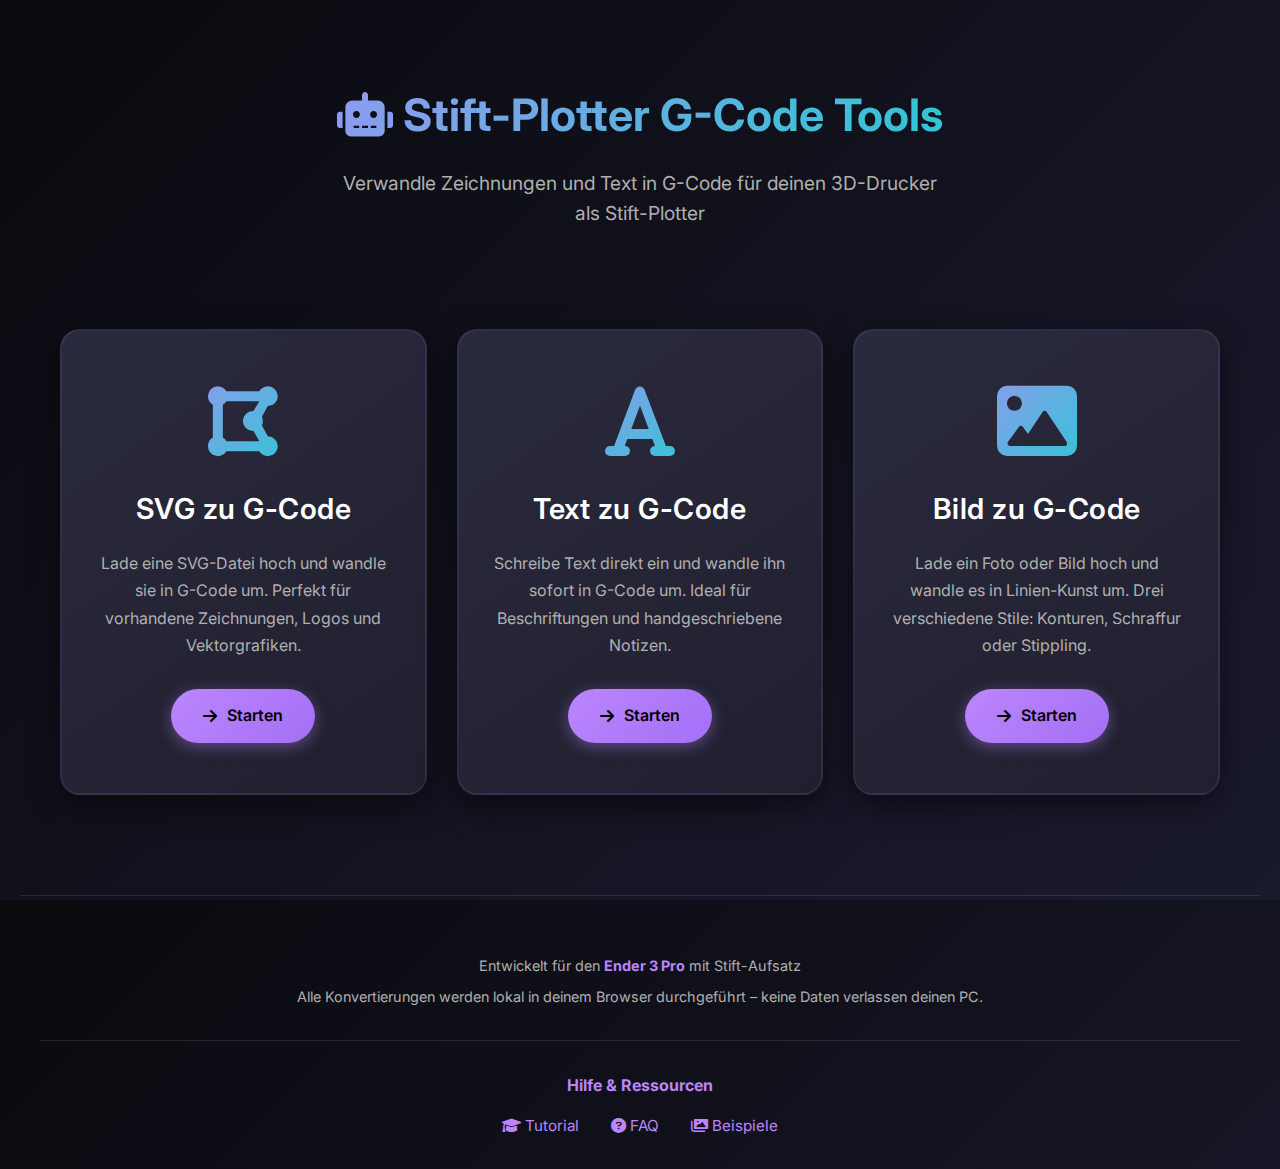
<file: index.html>
<!DOCTYPE html>
<html lang="de">
<head>
    <meta charset="UTF-8">
    <meta name="viewport" content="width=device-width, initial-scale=1.0">
    <link rel="icon" type="image/svg+xml" href="favicon.svg">
    
    <!-- SEO Meta Tags -->
    <title>Stift-Plotter G-Code Tools | SVG, Bild & Text zu G-Code Konverter</title>
    <meta name="description" content="Kostenlose Online-Tools zum Konvertieren von SVG, Bildern und Text in G-Code für 3D-Drucker als Stift-Plotter. Perfekt für Ender 3, CR-10 und andere 3D-Drucker mit Stift-Aufsatz.">
    <meta name="keywords" content="G-Code Generator, Stift-Plotter, SVG zu G-Code, Bild zu G-Code, Text zu G-Code, 3D-Drucker Plotter, Ender 3 Plotter, CNC Plotter, Pen Plotter, Vektor zu G-Code">
    <meta name="author" content="Stift-Plotter G-Code Tools">
    <meta name="robots" content="index, follow">
    <meta name="language" content="German">
    <link rel="canonical" href="https://plotter-tools.pages.dev/">
    
    <!-- Open Graph / Facebook -->
    <meta property="og:type" content="website">
    <meta property="og:url" content="https://plotter-tools.pages.dev/">
    <meta property="og:title" content="Stift-Plotter G-Code Tools - SVG, Bild & Text zu G-Code">
    <meta property="og:description" content="Verwandle Zeichnungen, Bilder und Text in G-Code für deinen 3D-Drucker als Stift-Plotter. Drei leistungsstarke Tools komplett kostenlos im Browser.">
    <meta property="og:image" content="https://plotter-tools.pages.dev/og-image.png">
    <meta property="og:locale" content="de_DE">
    
    <!-- Twitter Card -->
    <meta name="twitter:card" content="summary_large_image">
    <meta name="twitter:url" content="https://plotter-tools.pages.dev/">
    <meta name="twitter:title" content="Stift-Plotter G-Code Tools">
    <meta name="twitter:description" content="Kostenlose Online-Tools für G-Code Generierung - SVG, Bilder und Text zu Plotter-Code konvertieren">
    <meta name="twitter:image" content="https://plotter-tools.pages.dev/og-image.png">
    
    <!-- Favicon -->
    <link rel="icon" type="image/png" sizes="32x32" href="favicon-32x32.png">
    <link rel="icon" type="image/png" sizes="16x16" href="favicon-16x16.png">
    <link rel="apple-touch-icon" sizes="180x180" href="apple-touch-icon.png">
    <link rel="manifest" href="manifest.json">
    
    <!-- Stylesheets -->
    <link rel="stylesheet" href="style.css">
    <link rel="preconnect" href="https://fonts.googleapis.com">
    <link rel="preconnect" href="https://fonts.gstatic.com" crossorigin>
    <link href="https://fonts.googleapis.com/css2?family=Inter:wght@300;400;500;600;700&display=swap" rel="stylesheet">
    <link rel="stylesheet" href="https://cdnjs.cloudflare.com/ajax/libs/font-awesome/6.0.0/css/all.min.css">
    
    <!-- Structured Data (JSON-LD) -->
    <script type="application/ld+json">
    {
      "@context": "https://schema.org",
      "@type": "WebApplication",
      "name": "Stift-Plotter G-Code Tools",
      "applicationCategory": "DesignApplication",
      "description": "Online-Tools zum Konvertieren von SVG, Bildern und Text in G-Code für 3D-Drucker als Stift-Plotter",
      "operatingSystem": "Any",
      "offers": {
        "@type": "Offer",
        "price": "0",
        "priceCurrency": "EUR"
      },
      "featureList": [
        "SVG zu G-Code Konverter",
        "Bild zu G-Code Konverter mit Edge Detection, Hatching und Stippling",
        "Text zu G-Code Konverter mit verschiedenen Schriftarten",
        "Lokale Verarbeitung - keine Daten verlassen den Browser",
        "Optimiert für Ender 3 Pro und andere 3D-Drucker"
      ],
      "screenshot": "https://plotter-tools.pages.dev/screenshot.png",
      "inLanguage": "de-DE"
    }
    </script>
    <style>
        .hero {
            text-align: center;
            padding: 60px 20px 40px;
        }
        
        .hero h1 {
            font-size: 2.8rem;
            font-weight: 700;
            background: linear-gradient(135deg, #bb86fc 0%, #03dac6 100%);
            -webkit-background-clip: text;
            -webkit-text-fill-color: transparent;
            background-clip: text;
            margin-bottom: 1rem;
        }
        
        .hero p {
            font-size: 1.2rem;
            color: var(--text-secondary);
            max-width: 600px;
            margin: 0 auto;
        }
        
        .cards-container {
            display: grid;
            grid-template-columns: repeat(auto-fit, minmax(280px, 1fr));
            gap: 30px;
            max-width: 1200px;
            margin: 60px auto;
            padding: 0 20px;
        }
        
        .tool-card {
            position: relative;
            background: linear-gradient(145deg, #2a2a3e 0%, #1f1f2e 100%);
            border-radius: 20px;
            padding: 50px 35px;
            text-align: center;
            cursor: pointer;
            transition: all 0.4s cubic-bezier(0.4, 0, 0.2, 1);
            border: 2px solid rgba(187, 134, 252, 0.1);
            box-shadow: 0 10px 30px rgba(0, 0, 0, 0.5);
            overflow: hidden;
        }
        
        /* Gradient overlay on hover */
        .tool-card::before {
            content: '';
            position: absolute;
            top: 0;
            left: 0;
            right: 0;
            bottom: 0;
            background: linear-gradient(135deg, rgba(187, 134, 252, 0.15) 0%, rgba(3, 218, 198, 0.15) 100%);
            opacity: 0;
            transition: opacity 0.4s ease;
            border-radius: 20px;
            z-index: 1;
        }
        
        .tool-card:hover::before {
            opacity: 1;
        }
        
        .tool-card:hover {
            transform: translateY(-10px) scale(1.02);
            border-color: rgba(187, 134, 252, 0.5);
            box-shadow: 0 20px 50px rgba(187, 134, 252, 0.4),
                        0 0 50px rgba(3, 218, 198, 0.2);
        }
        
        .tool-card > * {
            position: relative;
            z-index: 2;
        }
        
        .tool-card i {
            font-size: 5rem;
            background: linear-gradient(135deg, #bb86fc 0%, #03dac6 100%);
            -webkit-background-clip: text;
            -webkit-text-fill-color: transparent;
            background-clip: text;
            margin-bottom: 25px;
            display: block;
            transition: transform 0.3s ease;
        }
        
        .tool-card:hover i {
            transform: scale(1.1) rotate(5deg);
        }
        
        .tool-card h2 {
            font-size: 1.8rem;
            margin-bottom: 18px;
            color: #ffffff;
            font-weight: 600;
            letter-spacing: 0.5px;
        }
        
        .tool-card p {
            color: var(--text-secondary);
            line-height: 1.7;
            margin-bottom: 30px;
            font-size: 1rem;
        }
        
        .tool-card .btn {
            display: inline-flex;
            align-items: center;
            gap: 10px;
            padding: 14px 32px;
            background: linear-gradient(135deg, #bb86fc 0%, #a370f7 100%);
            color: #000;
            text-decoration: none;
            border-radius: 50px;
            font-weight: 600;
            font-size: 1rem;
            transition: all 0.3s ease;
            box-shadow: 0 4px 15px rgba(187, 134, 252, 0.4);
            border: none;
        }
        
        .tool-card .btn:hover {
            background: linear-gradient(135deg, #a370f7 0%, #bb86fc 100%);
            transform: scale(1.05);
            box-shadow: 0 6px 25px rgba(187, 134, 252, 0.6);
        }
        
        .tool-card .btn i {
            font-size: 1rem;
            margin: 0;
            background: none;
            -webkit-text-fill-color: #000;
        }
        
        .footer {
            text-align: center;
            padding: 50px 20px 30px;
            color: var(--text-secondary);
            font-size: 0.9rem;
            border-top: 1px solid rgba(255, 255, 255, 0.1);
            margin-top: 40px;
        }
        
        .footer strong {
            color: var(--primary-color);
        }
        
        .footer p {
            margin: 8px 0;
        }
    </style>
</head>
<body>
    <div class="container">
        <div class="hero">
            <h1><i class="fas fa-robot"></i> Stift-Plotter G-Code Tools</h1>
            <p>Verwandle Zeichnungen und Text in G-Code für deinen 3D-Drucker als Stift-Plotter</p>
        </div>

        <div class="cards-container">
            <div class="tool-card" onclick="window.location.href='svg-to-gcode.html'">
                <i class="fas fa-draw-polygon"></i>
                <h2>SVG zu G-Code</h2>
                <p>Lade eine SVG-Datei hoch und wandle sie in G-Code um. Perfekt für vorhandene Zeichnungen, Logos und Vektorgrafiken.</p>
                <a href="svg-to-gcode.html" class="btn">
                    <i class="fas fa-arrow-right"></i> Starten
                </a>
            </div>

            <div class="tool-card" onclick="window.location.href='text-to-gcode.html'">
                <i class="fas fa-font"></i>
                <h2>Text zu G-Code</h2>
                <p>Schreibe Text direkt ein und wandle ihn sofort in G-Code um. Ideal für Beschriftungen und handgeschriebene Notizen.</p>
                <a href="text-to-gcode.html" class="btn">
                    <i class="fas fa-arrow-right"></i> Starten
                </a>
            </div>

            <div class="tool-card" onclick="window.location.href='image-to-gcode.html'">
                <i class="fas fa-image"></i>
                <h2>Bild zu G-Code</h2>
                <p>Lade ein Foto oder Bild hoch und wandle es in Linien-Kunst um. Drei verschiedene Stile: Konturen, Schraffur oder Stippling.</p>
                <a href="image-to-gcode.html" class="btn">
                    <i class="fas fa-arrow-right"></i> Starten
                </a>
            </div>
        </div>

        <div class="footer">
            <p>Entwickelt für den <strong>Ender 3 Pro</strong> mit Stift-Aufsatz</p>
            <p>Alle Konvertierungen werden lokal in deinem Browser durchgeführt – keine Daten verlassen deinen PC.</p>
            
            <div style="margin-top: 2rem; padding-top: 1.5rem; border-top: 1px solid rgba(255, 255, 255, 0.1);">
                <p style="font-size: 1rem; margin-bottom: 1rem;"><strong>Hilfe & Ressourcen</strong></p>
                <div style="display: flex; gap: 2rem; justify-content: center; flex-wrap: wrap; font-size: 0.95rem;">
                    <a href="tutorial.html" style="color: var(--primary-color); text-decoration: none; transition: color 0.3s;">
                        <i class="fas fa-graduation-cap"></i> Tutorial
                    </a>
                    <a href="faq.html" style="color: var(--primary-color); text-decoration: none; transition: color 0.3s;">
                        <i class="fas fa-question-circle"></i> FAQ
                    </a>
                    <a href="examples.html" style="color: var(--primary-color); text-decoration: none; transition: color 0.3s;">
                        <i class="fas fa-images"></i> Beispiele
                    </a>
                </div>
            </div>
        </div>
    </div>
</body>
</html>
</file>
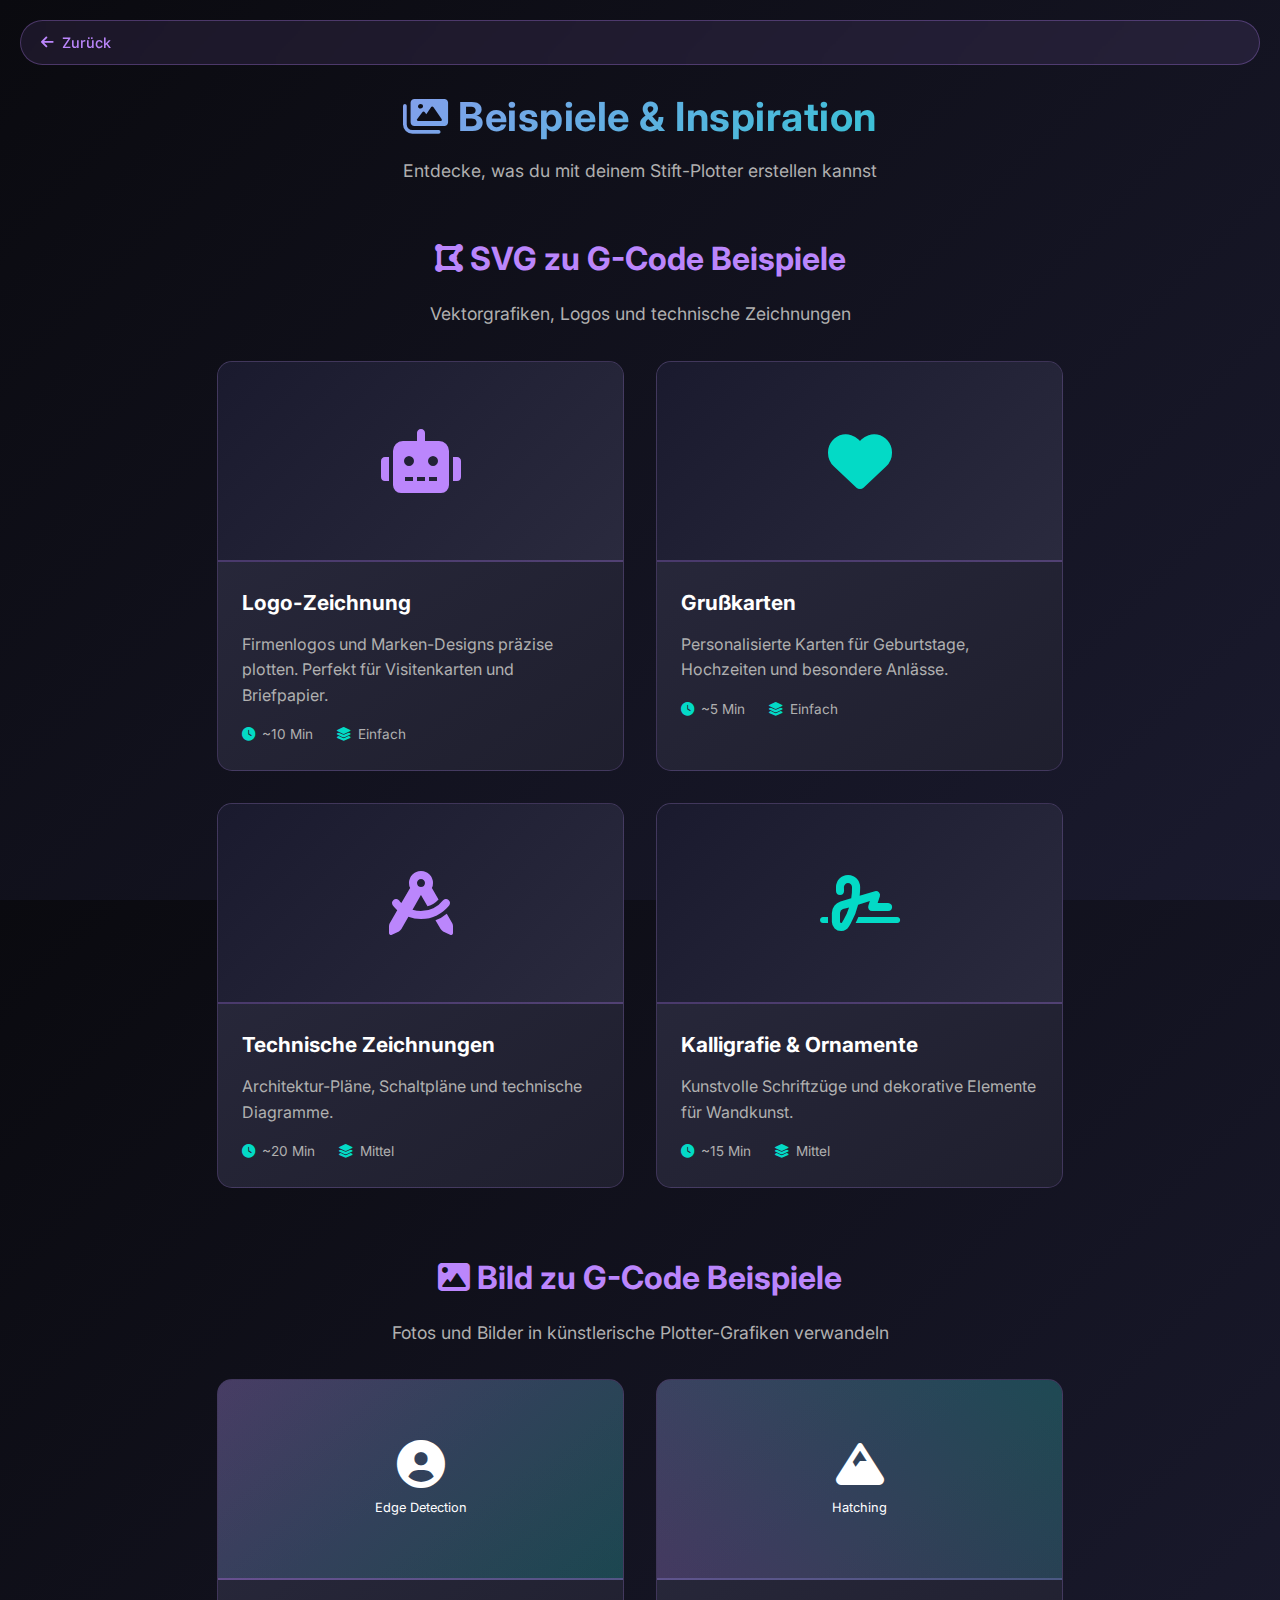
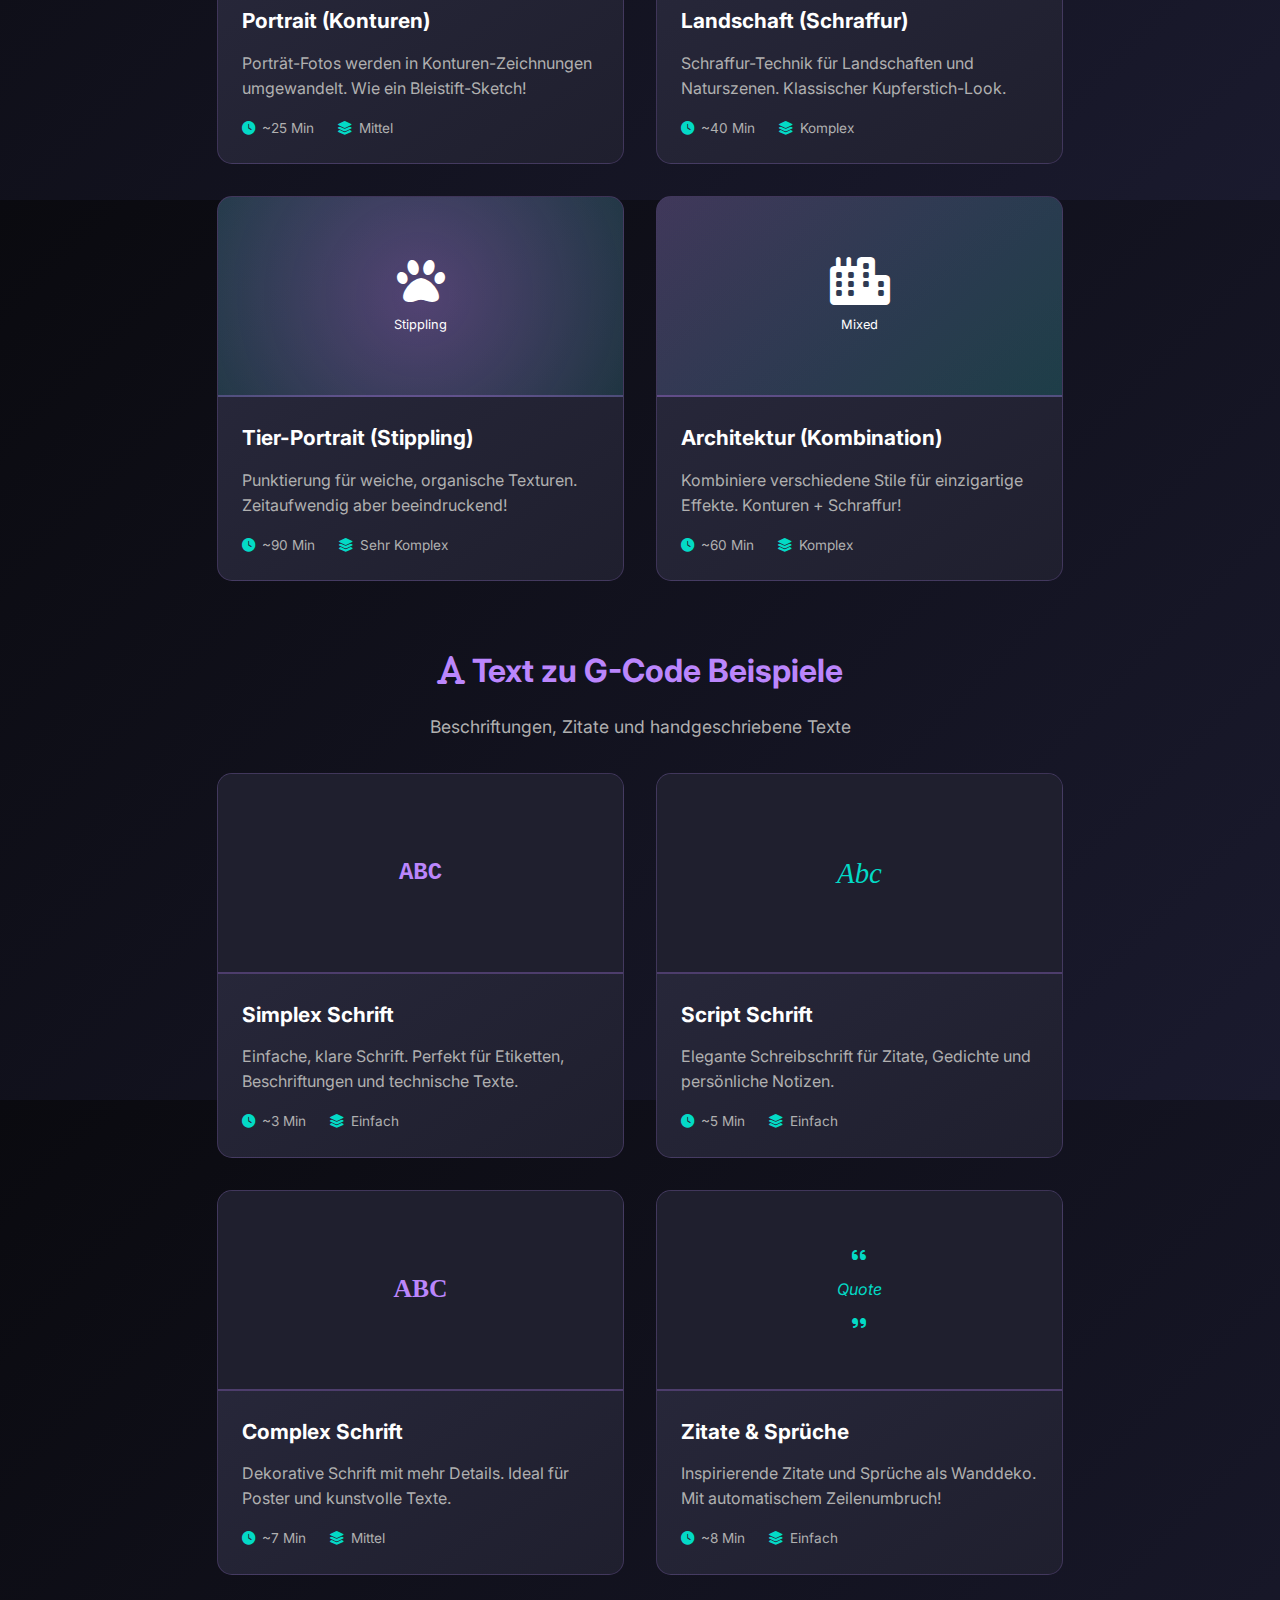
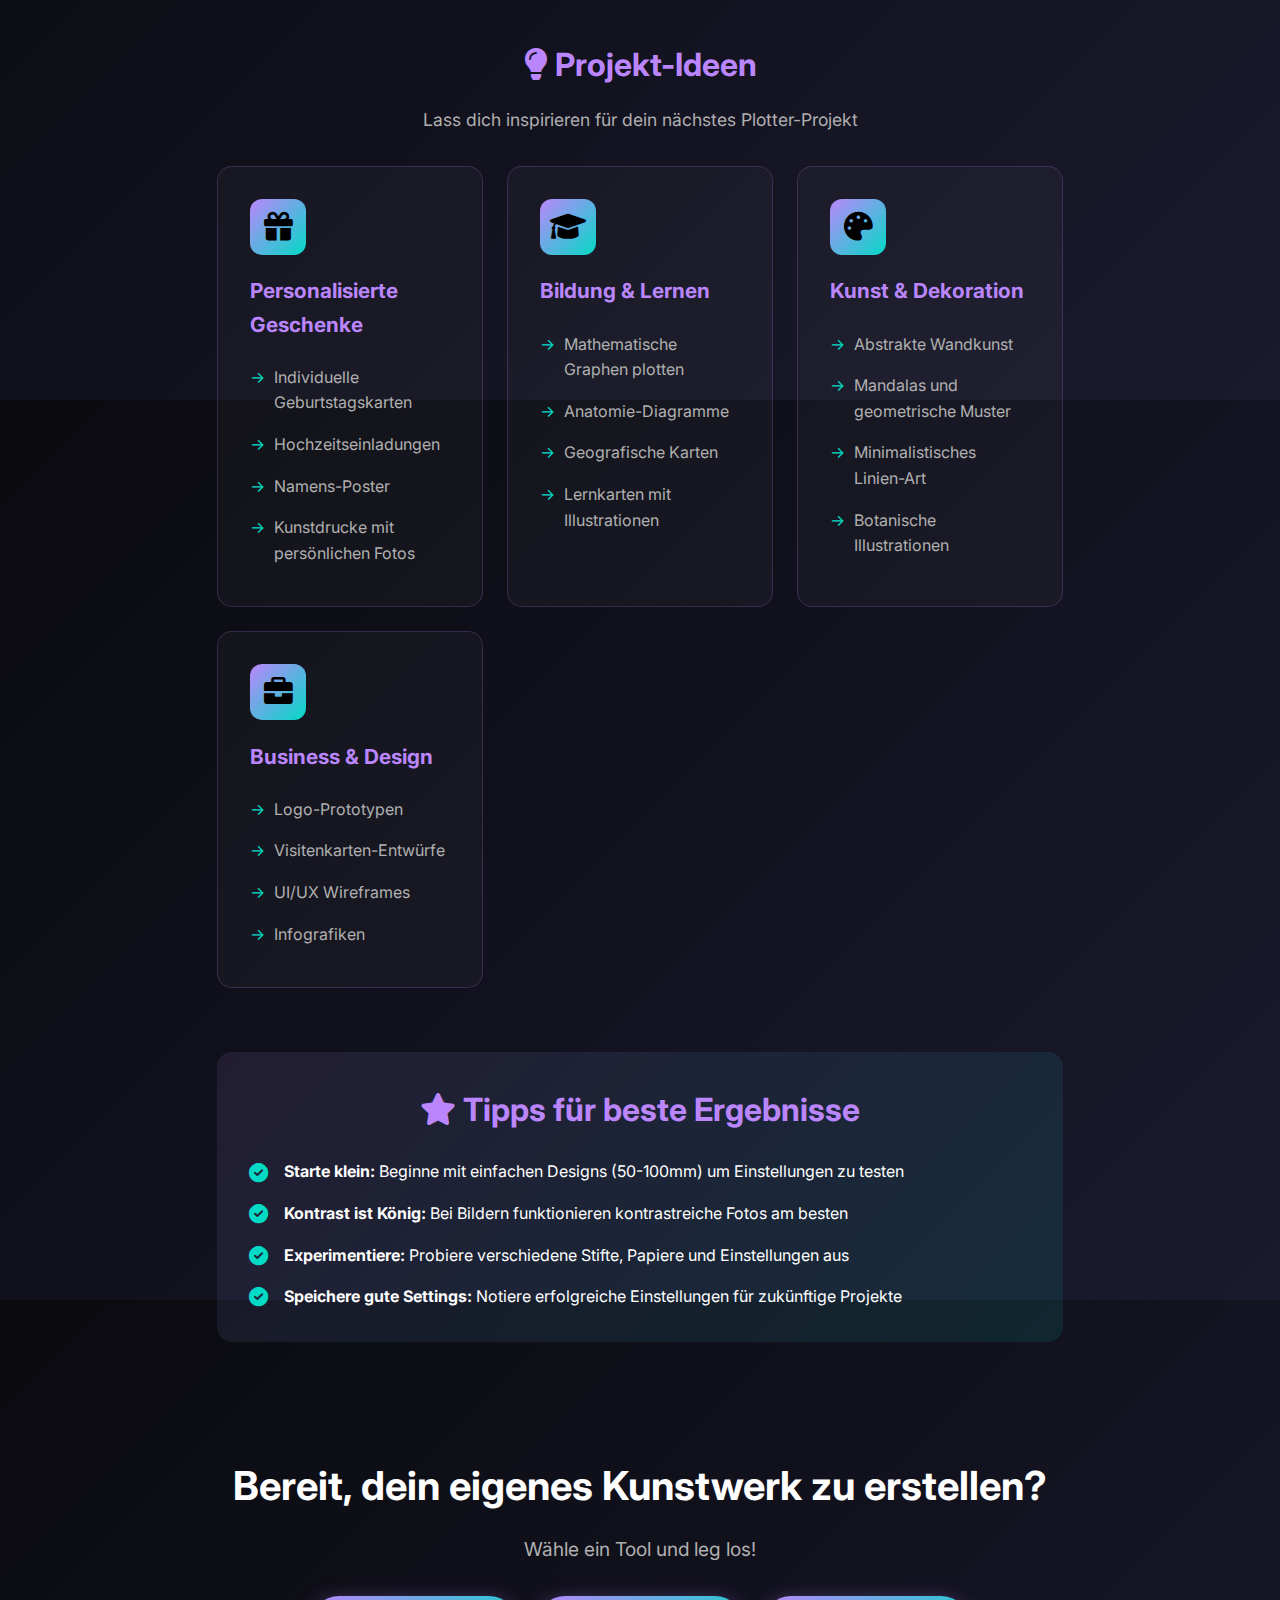
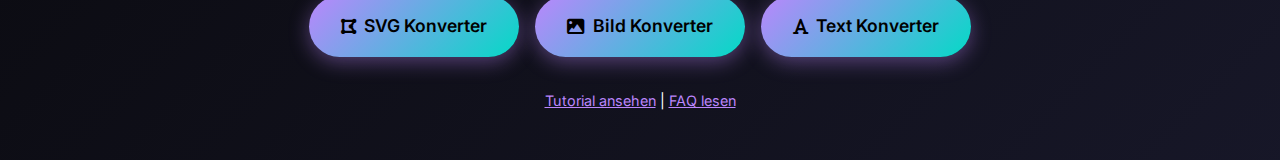
<file: examples.html>
<!DOCTYPE html>
<html lang="de">
<head>
    <meta charset="UTF-8">
    <meta name="viewport" content="width=device-width, initial-scale=1.0">
    
    <!-- SEO Meta Tags -->
    <title>Beispiele & Galerie | Stift-Plotter G-Code Tools</title>
    <meta name="description" content="Galerie mit Beispielen für Stift-Plotter Kunstwerke. Inspiration und Downloads für SVG, Bild und Text zu G-Code Projekte.">
    <meta name="keywords" content="Stift-Plotter Beispiele, G-Code Galerie, Plotter Kunst, Pen Plotter Inspiration">
    <meta name="robots" content="index, follow">
    <link rel="canonical" href="https://stift-plotter-gcode.de/examples.html">
    
    <!-- Favicon -->
    <link rel="icon" type="image/png" sizes="32x32" href="favicon-32x32.png">
    <link rel="manifest" href="manifest.json">
    
    <!-- Stylesheets -->
    <link rel="stylesheet" href="style.css">
    <link rel="preconnect" href="https://fonts.googleapis.com">
    <link rel="preconnect" href="https://fonts.gstatic.com" crossorigin>
    <link href="https://fonts.googleapis.com/css2?family=Inter:wght@300;400;500;600;700&display=swap" rel="stylesheet">
    <link rel="stylesheet" href="https://cdnjs.cloudflare.com/ajax/libs/font-awesome/6.0.0/css/all.min.css">
</head>
<body>
    <div class="container">
        <a href="index.html" class="back-btn"><i class="fas fa-arrow-left"></i> Zurück</a>
        
        <header style="text-align: center; margin-bottom: 3rem;">
            <h1><i class="fas fa-images"></i> Beispiele & Inspiration</h1>
            <p style="color: var(--text-secondary); font-size: 1.1rem;">Entdecke, was du mit deinem Stift-Plotter erstellen kannst</p>
        </header>

        <div style="max-width: 1200px; margin: 0 auto;">
            
            <!-- SVG Examples -->
            <section class="example-section">
                <h2><i class="fas fa-draw-polygon"></i> SVG zu G-Code Beispiele</h2>
                <p class="section-intro">Vektorgrafiken, Logos und technische Zeichnungen</p>
                
                <div class="examples-grid">
                    <div class="example-card">
                        <div class="example-preview">
                            <i class="fas fa-robot" style="font-size: 4rem; color: var(--primary-color);"></i>
                        </div>
                        <div class="example-info">
                            <h3>Logo-Zeichnung</h3>
                            <p>Firmenlogos und Marken-Designs präzise plotten. Perfekt für Visitenkarten und Briefpapier.</p>
                            <div class="example-meta">
                                <span><i class="fas fa-clock"></i> ~10 Min</span>
                                <span><i class="fas fa-layer-group"></i> Einfach</span>
                            </div>
                        </div>
                    </div>

                    <div class="example-card">
                        <div class="example-preview">
                            <i class="fas fa-heart" style="font-size: 4rem; color: var(--secondary-color);"></i>
                        </div>
                        <div class="example-info">
                            <h3>Grußkarten</h3>
                            <p>Personalisierte Karten für Geburtstage, Hochzeiten und besondere Anlässe.</p>
                            <div class="example-meta">
                                <span><i class="fas fa-clock"></i> ~5 Min</span>
                                <span><i class="fas fa-layer-group"></i> Einfach</span>
                            </div>
                        </div>
                    </div>

                    <div class="example-card">
                        <div class="example-preview">
                            <i class="fas fa-compass-drafting" style="font-size: 4rem; color: var(--primary-color);"></i>
                        </div>
                        <div class="example-info">
                            <h3>Technische Zeichnungen</h3>
                            <p>Architektur-Pläne, Schaltpläne und technische Diagramme.</p>
                            <div class="example-meta">
                                <span><i class="fas fa-clock"></i> ~20 Min</span>
                                <span><i class="fas fa-layer-group"></i> Mittel</span>
                            </div>
                        </div>
                    </div>

                    <div class="example-card">
                        <div class="example-preview">
                            <i class="fas fa-signature" style="font-size: 4rem; color: var(--secondary-color);"></i>
                        </div>
                        <div class="example-info">
                            <h3>Kalligrafie & Ornamente</h3>
                            <p>Kunstvolle Schriftzüge und dekorative Elemente für Wandkunst.</p>
                            <div class="example-meta">
                                <span><i class="fas fa-clock"></i> ~15 Min</span>
                                <span><i class="fas fa-layer-group"></i> Mittel</span>
                            </div>
                        </div>
                    </div>
                </div>
            </section>

            <!-- Image Examples -->
            <section class="example-section">
                <h2><i class="fas fa-image"></i> Bild zu G-Code Beispiele</h2>
                <p class="section-intro">Fotos und Bilder in künstlerische Plotter-Grafiken verwandeln</p>
                
                <div class="examples-grid">
                    <div class="example-card">
                        <div class="example-preview" style="background: linear-gradient(135deg, rgba(187, 134, 252, 0.2), rgba(3, 218, 198, 0.2)); display: flex; align-items: center; justify-content: center;">
                            <div style="text-align: center;">
                                <i class="fas fa-user-circle" style="font-size: 3rem; color: #fff;"></i>
                                <p style="margin-top: 0.5rem; font-size: 0.8rem;">Edge Detection</p>
                            </div>
                        </div>
                        <div class="example-info">
                            <h3>Portrait (Konturen)</h3>
                            <p>Porträt-Fotos werden in Konturen-Zeichnungen umgewandelt. Wie ein Bleistift-Sketch!</p>
                            <div class="example-meta">
                                <span><i class="fas fa-clock"></i> ~25 Min</span>
                                <span><i class="fas fa-layer-group"></i> Mittel</span>
                            </div>
                        </div>
                    </div>

                    <div class="example-card">
                        <div class="example-preview" style="background: linear-gradient(45deg, rgba(187, 134, 252, 0.2), rgba(3, 218, 198, 0.2)); display: flex; align-items: center; justify-content: center;">
                            <div style="text-align: center;">
                                <i class="fas fa-mountain" style="font-size: 3rem; color: #fff;"></i>
                                <p style="margin-top: 0.5rem; font-size: 0.8rem;">Hatching</p>
                            </div>
                        </div>
                        <div class="example-info">
                            <h3>Landschaft (Schraffur)</h3>
                            <p>Schraffur-Technik für Landschaften und Naturszenen. Klassischer Kupferstich-Look.</p>
                            <div class="example-meta">
                                <span><i class="fas fa-clock"></i> ~40 Min</span>
                                <span><i class="fas fa-layer-group"></i> Komplex</span>
                            </div>
                        </div>
                    </div>

                    <div class="example-card">
                        <div class="example-preview" style="background: radial-gradient(circle, rgba(187, 134, 252, 0.3), rgba(3, 218, 198, 0.1)); display: flex; align-items: center; justify-content: center;">
                            <div style="text-align: center;">
                                <i class="fas fa-paw" style="font-size: 3rem; color: #fff;"></i>
                                <p style="margin-top: 0.5rem; font-size: 0.8rem;">Stippling</p>
                            </div>
                        </div>
                        <div class="example-info">
                            <h3>Tier-Portrait (Stippling)</h3>
                            <p>Punktierung für weiche, organische Texturen. Zeitaufwendig aber beeindruckend!</p>
                            <div class="example-meta">
                                <span><i class="fas fa-clock"></i> ~90 Min</span>
                                <span><i class="fas fa-layer-group"></i> Sehr Komplex</span>
                            </div>
                        </div>
                    </div>

                    <div class="example-card">
                        <div class="example-preview" style="background: linear-gradient(135deg, rgba(187, 134, 252, 0.15), rgba(3, 218, 198, 0.15)); display: flex; align-items: center; justify-content: center;">
                            <div style="text-align: center;">
                                <i class="fas fa-city" style="font-size: 3rem; color: #fff;"></i>
                                <p style="margin-top: 0.5rem; font-size: 0.8rem;">Mixed</p>
                            </div>
                        </div>
                        <div class="example-info">
                            <h3>Architektur (Kombination)</h3>
                            <p>Kombiniere verschiedene Stile für einzigartige Effekte. Konturen + Schraffur!</p>
                            <div class="example-meta">
                                <span><i class="fas fa-clock"></i> ~60 Min</span>
                                <span><i class="fas fa-layer-group"></i> Komplex</span>
                            </div>
                        </div>
                    </div>
                </div>
            </section>

            <!-- Text Examples -->
            <section class="example-section">
                <h2><i class="fas fa-font"></i> Text zu G-Code Beispiele</h2>
                <p class="section-intro">Beschriftungen, Zitate und handgeschriebene Texte</p>
                
                <div class="examples-grid">
                    <div class="example-card">
                        <div class="example-preview" style="background: #1f1f2e; display: flex; align-items: center; justify-content: center; font-family: monospace; color: var(--primary-color); font-size: 1.5rem; font-weight: bold;">
                            ABC
                        </div>
                        <div class="example-info">
                            <h3>Simplex Schrift</h3>
                            <p>Einfache, klare Schrift. Perfekt für Etiketten, Beschriftungen und technische Texte.</p>
                            <div class="example-meta">
                                <span><i class="fas fa-clock"></i> ~3 Min</span>
                                <span><i class="fas fa-layer-group"></i> Einfach</span>
                            </div>
                        </div>
                    </div>

                    <div class="example-card">
                        <div class="example-preview" style="background: #1f1f2e; display: flex; align-items: center; justify-content: center; font-family: serif; color: var(--secondary-color); font-size: 1.8rem; font-weight: 300; font-style: italic;">
                            Abc
                        </div>
                        <div class="example-info">
                            <h3>Script Schrift</h3>
                            <p>Elegante Schreibschrift für Zitate, Gedichte und persönliche Notizen.</p>
                            <div class="example-meta">
                                <span><i class="fas fa-clock"></i> ~5 Min</span>
                                <span><i class="fas fa-layer-group"></i> Einfach</span>
                            </div>
                        </div>
                    </div>

                    <div class="example-card">
                        <div class="example-preview" style="background: #1f1f2e; display: flex; align-items: center; justify-content: center; font-family: serif; color: var(--primary-color); font-size: 1.6rem; font-weight: bold;">
                            ABC
                        </div>
                        <div class="example-info">
                            <h3>Complex Schrift</h3>
                            <p>Dekorative Schrift mit mehr Details. Ideal für Poster und kunstvolle Texte.</p>
                            <div class="example-meta">
                                <span><i class="fas fa-clock"></i> ~7 Min</span>
                                <span><i class="fas fa-layer-group"></i> Mittel</span>
                            </div>
                        </div>
                    </div>

                    <div class="example-card">
                        <div class="example-preview" style="background: #1f1f2e; display: flex; align-items: center; justify-content: center;">
                            <div style="text-align: center; color: var(--secondary-color);">
                                <i class="fas fa-quote-left"></i>
                                <p style="margin: 0.5rem 0; font-style: italic;">Quote</p>
                                <i class="fas fa-quote-right"></i>
                            </div>
                        </div>
                        <div class="example-info">
                            <h3>Zitate & Sprüche</h3>
                            <p>Inspirierende Zitate und Sprüche als Wanddeko. Mit automatischem Zeilenumbruch!</p>
                            <div class="example-meta">
                                <span><i class="fas fa-clock"></i> ~8 Min</span>
                                <span><i class="fas fa-layer-group"></i> Einfach</span>
                            </div>
                        </div>
                    </div>
                </div>
            </section>

            <!-- Project Ideas -->
            <section class="example-section">
                <h2><i class="fas fa-lightbulb"></i> Projekt-Ideen</h2>
                <p class="section-intro">Lass dich inspirieren für dein nächstes Plotter-Projekt</p>
                
                <div class="ideas-grid">
                    <div class="idea-card">
                        <div class="idea-icon"><i class="fas fa-gift"></i></div>
                        <h3>Personalisierte Geschenke</h3>
                        <ul>
                            <li>Individuelle Geburtstagskarten</li>
                            <li>Hochzeitseinladungen</li>
                            <li>Namens-Poster</li>
                            <li>Kunstdrucke mit persönlichen Fotos</li>
                        </ul>
                    </div>

                    <div class="idea-card">
                        <div class="idea-icon"><i class="fas fa-graduation-cap"></i></div>
                        <h3>Bildung & Lernen</h3>
                        <ul>
                            <li>Mathematische Graphen plotten</li>
                            <li>Anatomie-Diagramme</li>
                            <li>Geografische Karten</li>
                            <li>Lernkarten mit Illustrationen</li>
                        </ul>
                    </div>

                    <div class="idea-card">
                        <div class="idea-icon"><i class="fas fa-palette"></i></div>
                        <h3>Kunst & Dekoration</h3>
                        <ul>
                            <li>Abstrakte Wandkunst</li>
                            <li>Mandalas und geometrische Muster</li>
                            <li>Minimalistisches Linien-Art</li>
                            <li>Botanische Illustrationen</li>
                        </ul>
                    </div>

                    <div class="idea-card">
                        <div class="idea-icon"><i class="fas fa-briefcase"></i></div>
                        <h3>Business & Design</h3>
                        <ul>
                            <li>Logo-Prototypen</li>
                            <li>Visitenkarten-Entwürfe</li>
                            <li>UI/UX Wireframes</li>
                            <li>Infografiken</li>
                        </ul>
                    </div>
                </div>
            </section>

            <!-- Tips for Best Results -->
            <section class="example-section" style="background: linear-gradient(135deg, rgba(187, 134, 252, 0.1) 0%, rgba(3, 218, 198, 0.1) 100%); padding: 2rem; border-radius: 15px;">
                <h2><i class="fas fa-star"></i> Tipps für beste Ergebnisse</h2>
                <div class="tips-list">
                    <div class="tip-item">
                        <i class="fas fa-check-circle"></i>
                        <div>
                            <strong>Starte klein:</strong> Beginne mit einfachen Designs (50-100mm) um Einstellungen zu testen
                        </div>
                    </div>
                    <div class="tip-item">
                        <i class="fas fa-check-circle"></i>
                        <div>
                            <strong>Kontrast ist König:</strong> Bei Bildern funktionieren kontrastreiche Fotos am besten
                        </div>
                    </div>
                    <div class="tip-item">
                        <i class="fas fa-check-circle"></i>
                        <div>
                            <strong>Experimentiere:</strong> Probiere verschiedene Stifte, Papiere und Einstellungen aus
                        </div>
                    </div>
                    <div class="tip-item">
                        <i class="fas fa-check-circle"></i>
                        <div>
                            <strong>Speichere gute Settings:</strong> Notiere erfolgreiche Einstellungen für zukünftige Projekte
                        </div>
                    </div>
                </div>
            </section>

            <!-- CTA Section -->
            <section class="cta-section" style="text-align: center; padding: 3rem 1rem; margin-top: 2rem;">
                <h2 style="font-size: 2.5rem; margin-bottom: 1rem;">Bereit, dein eigenes Kunstwerk zu erstellen?</h2>
                <p style="color: var(--text-secondary); font-size: 1.2rem; margin-bottom: 2rem;">Wähle ein Tool und leg los!</p>
                <div style="display: flex; gap: 1rem; justify-content: center; flex-wrap: wrap;">
                    <a href="svg-to-gcode.html" class="cta-btn"><i class="fas fa-draw-polygon"></i> SVG Konverter</a>
                    <a href="image-to-gcode.html" class="cta-btn"><i class="fas fa-image"></i> Bild Konverter</a>
                    <a href="text-to-gcode.html" class="cta-btn"><i class="fas fa-font"></i> Text Konverter</a>
                </div>
                <p style="margin-top: 2rem; font-size: 0.9rem;">
                    <a href="tutorial.html" style="color: var(--primary-color);">Tutorial ansehen</a> | 
                    <a href="faq.html" style="color: var(--primary-color);">FAQ lesen</a>
                </p>
            </section>

        </div>
    </div>

    <style>
        .example-section {
            margin-bottom: 4rem;
        }

        .section-intro {
            color: var(--text-secondary);
            font-size: 1.1rem;
            margin-bottom: 2rem;
            text-align: center;
        }

        .example-section h2 {
            font-size: 2rem;
            margin-bottom: 1rem;
            color: var(--primary-color);
            text-align: center;
        }

        .examples-grid {
            display: grid;
            grid-template-columns: repeat(auto-fit, minmax(280px, 1fr));
            gap: 2rem;
            margin-top: 2rem;
        }

        .example-card {
            background: linear-gradient(145deg, #2a2a3e 0%, #1f1f2e 100%);
            border-radius: 15px;
            overflow: hidden;
            border: 1px solid rgba(187, 134, 252, 0.2);
            transition: all 0.3s ease;
        }

        .example-card:hover {
            transform: translateY(-5px);
            box-shadow: 0 15px 40px rgba(187, 134, 252, 0.3);
            border-color: rgba(187, 134, 252, 0.5);
        }

        .example-preview {
            height: 200px;
            background: linear-gradient(135deg, #1a1a2e 0%, #2a2a3e 100%);
            display: flex;
            align-items: center;
            justify-content: center;
            border-bottom: 2px solid rgba(187, 134, 252, 0.3);
        }

        .example-info {
            padding: 1.5rem;
        }

        .example-info h3 {
            font-size: 1.3rem;
            margin-bottom: 0.8rem;
            color: #fff;
        }

        .example-info p {
            color: var(--text-secondary);
            line-height: 1.6;
            margin-bottom: 1rem;
        }

        .example-meta {
            display: flex;
            gap: 1.5rem;
            flex-wrap: wrap;
        }

        .example-meta span {
            display: flex;
            align-items: center;
            gap: 0.4rem;
            font-size: 0.85rem;
            color: var(--text-secondary);
        }

        .example-meta i {
            color: var(--secondary-color);
        }

        .ideas-grid {
            display: grid;
            grid-template-columns: repeat(auto-fit, minmax(250px, 1fr));
            gap: 1.5rem;
            margin-top: 2rem;
        }

        .idea-card {
            background: rgba(255, 255, 255, 0.03);
            padding: 2rem;
            border-radius: 15px;
            border: 1px solid rgba(187, 134, 252, 0.2);
        }

        .idea-icon {
            width: 3.5rem;
            height: 3.5rem;
            background: linear-gradient(135deg, var(--primary-color), var(--secondary-color));
            border-radius: 12px;
            display: flex;
            align-items: center;
            justify-content: center;
            margin-bottom: 1.2rem;
        }

        .idea-icon i {
            font-size: 1.8rem;
            color: #000;
        }

        .idea-card h3 {
            font-size: 1.3rem;
            margin-bottom: 1rem;
            color: var(--primary-color);
        }

        .idea-card ul {
            list-style: none;
            padding: 0;
        }

        .idea-card li {
            padding: 0.5rem 0;
            padding-left: 1.5rem;
            position: relative;
            color: var(--text-secondary);
        }

        .idea-card li::before {
            content: '→';
            position: absolute;
            left: 0;
            color: var(--secondary-color);
        }

        .tips-list {
            display: grid;
            gap: 1rem;
            margin-top: 1.5rem;
        }

        .tip-item {
            display: flex;
            gap: 1rem;
            align-items: start;
        }

        .tip-item i {
            color: var(--secondary-color);
            font-size: 1.2rem;
            margin-top: 0.2rem;
            flex-shrink: 0;
        }

        .cta-btn {
            display: inline-flex;
            align-items: center;
            gap: 0.5rem;
            padding: 1rem 2rem;
            background: linear-gradient(135deg, var(--primary-color), var(--secondary-color));
            color: #000;
            text-decoration: none;
            border-radius: 50px;
            font-weight: 600;
            font-size: 1.1rem;
            transition: all 0.3s ease;
            box-shadow: 0 5px 20px rgba(187, 134, 252, 0.4);
        }

        .cta-btn:hover {
            transform: translateY(-3px) scale(1.05);
            box-shadow: 0 8px 30px rgba(187, 134, 252, 0.6);
        }
    </style>
</body>
</html>
</file>
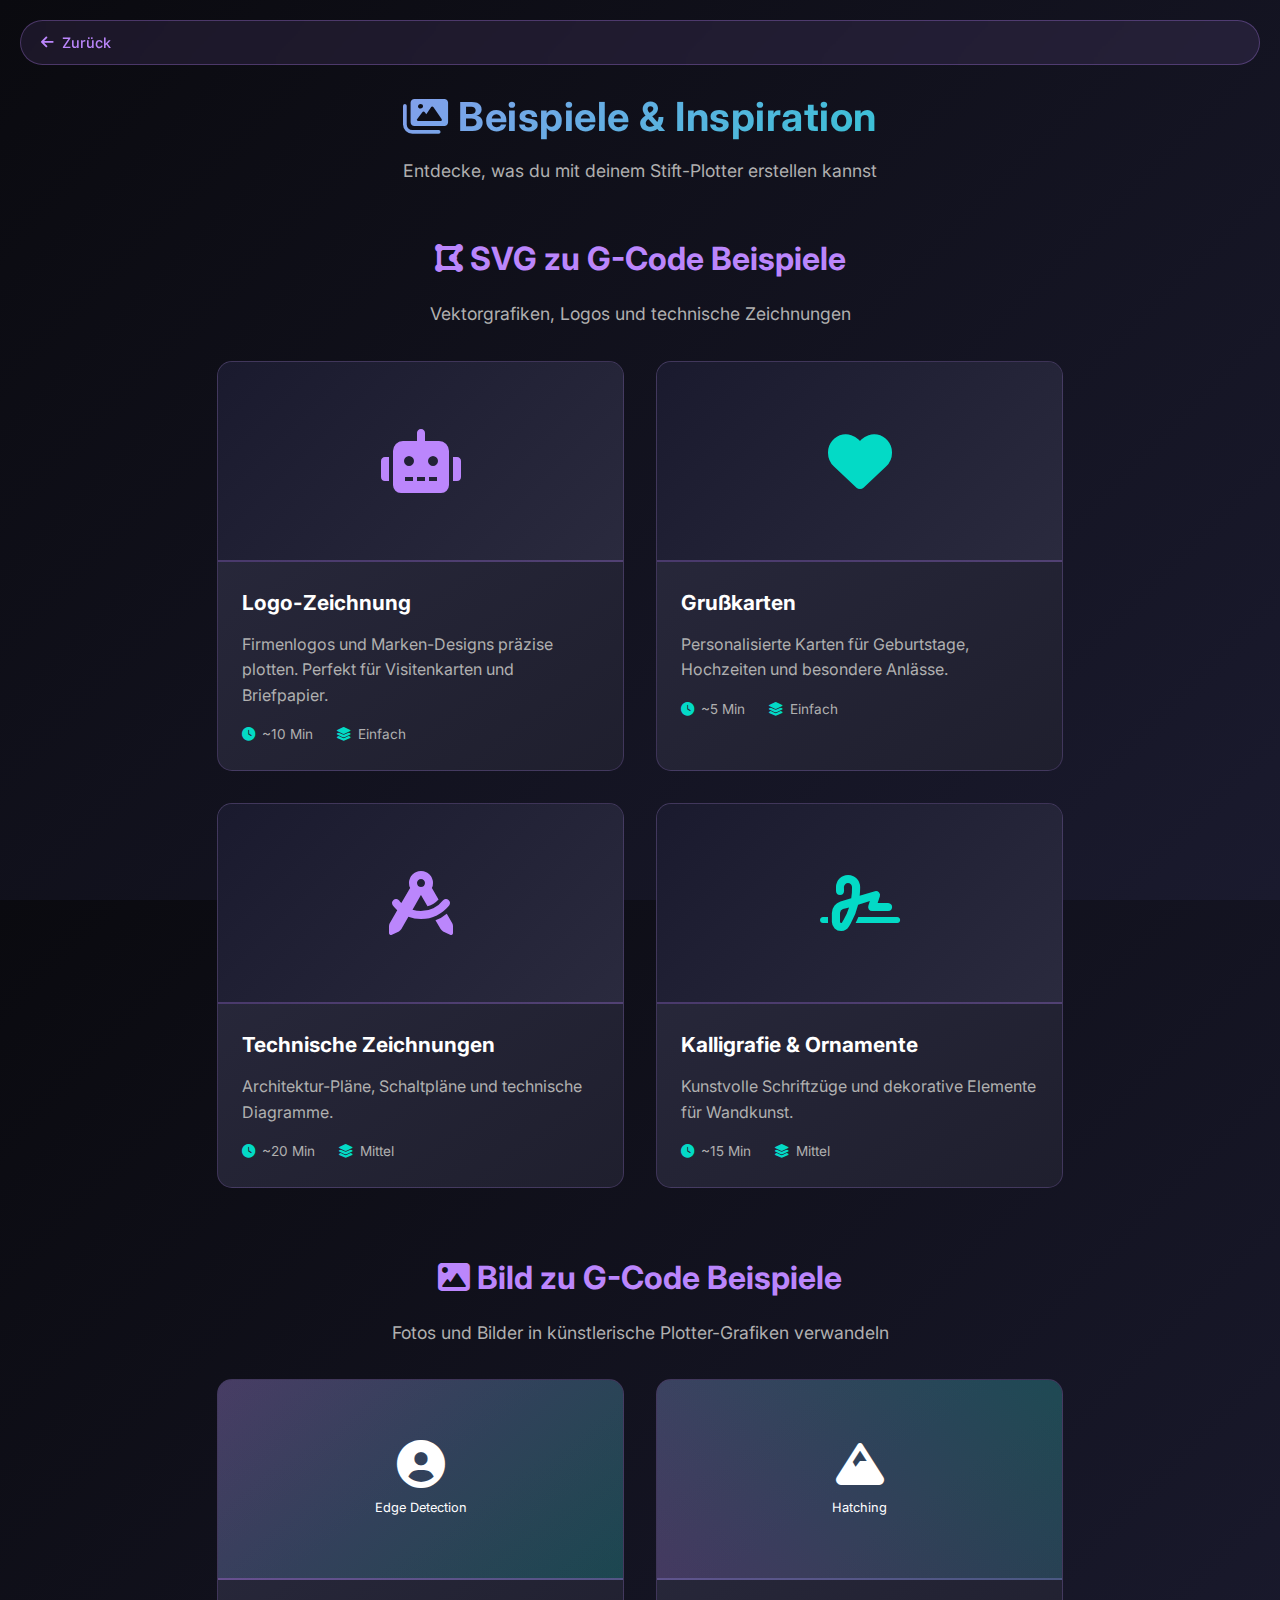
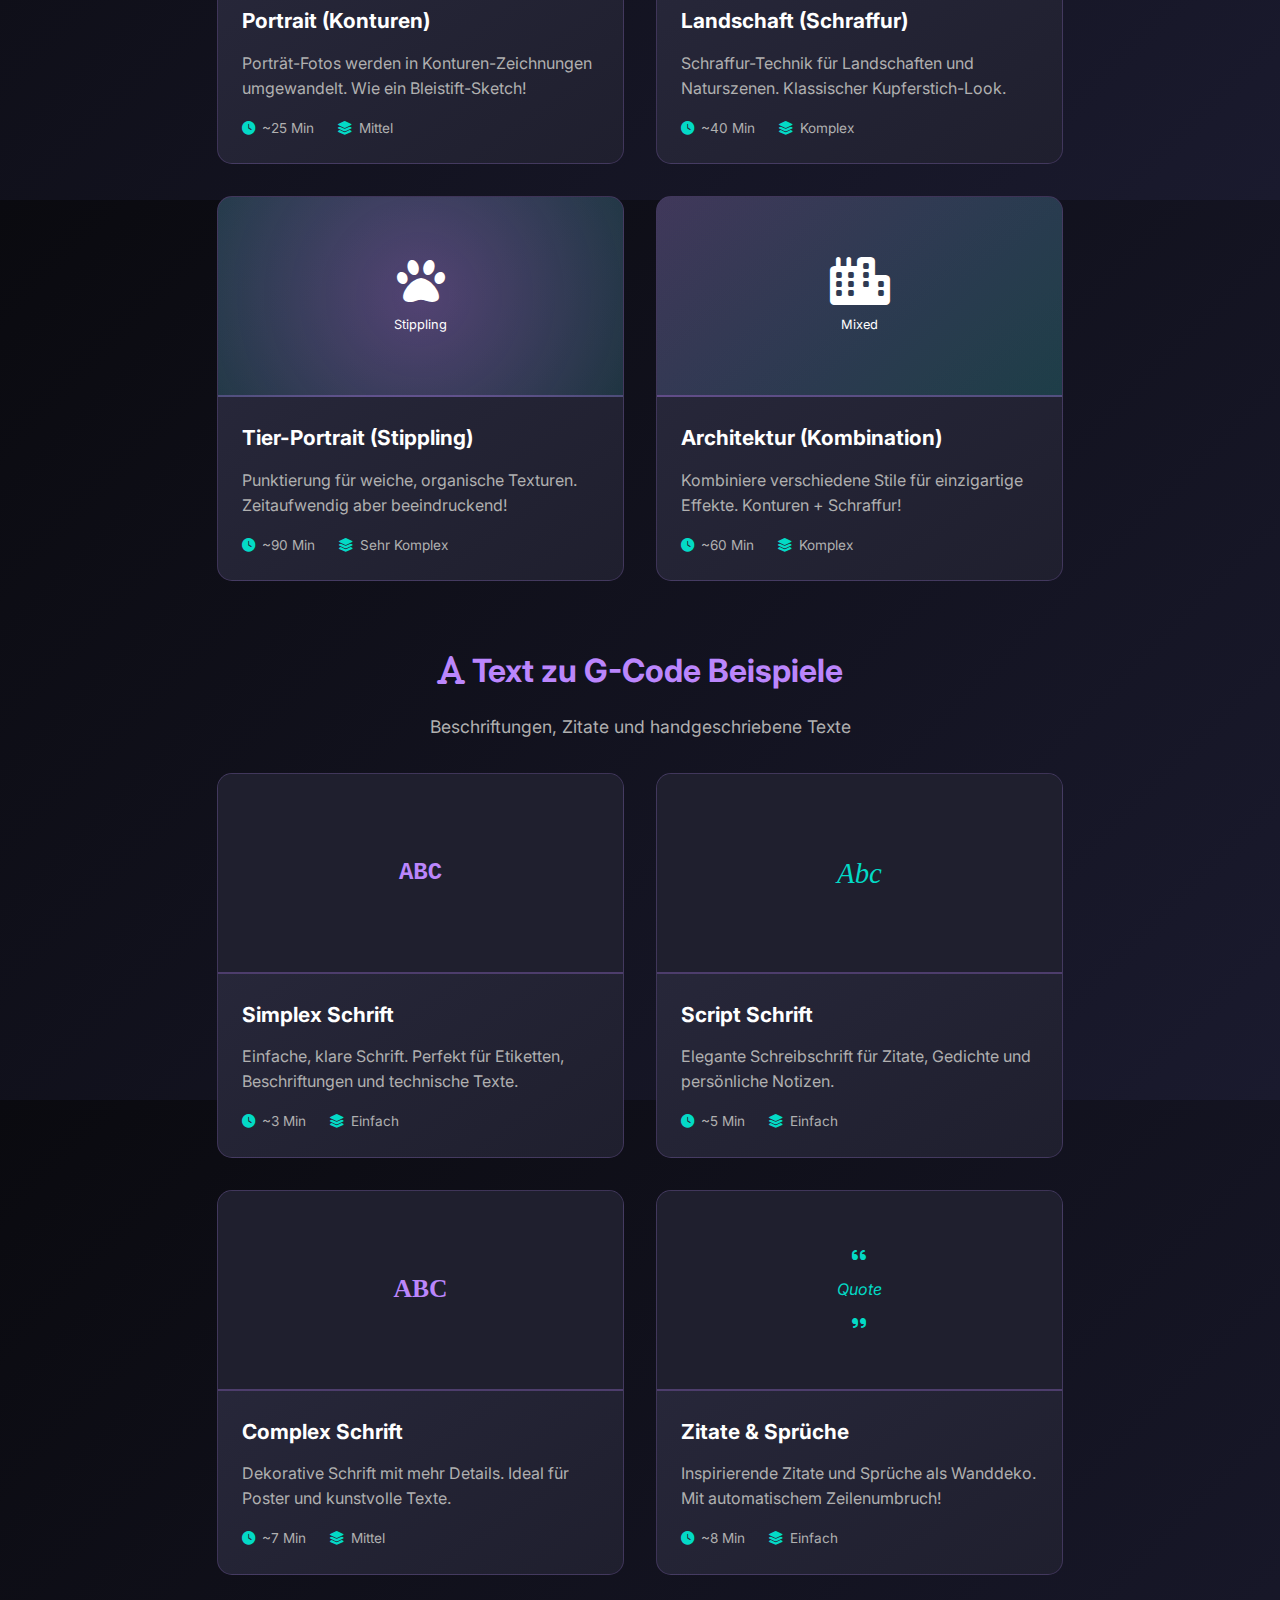
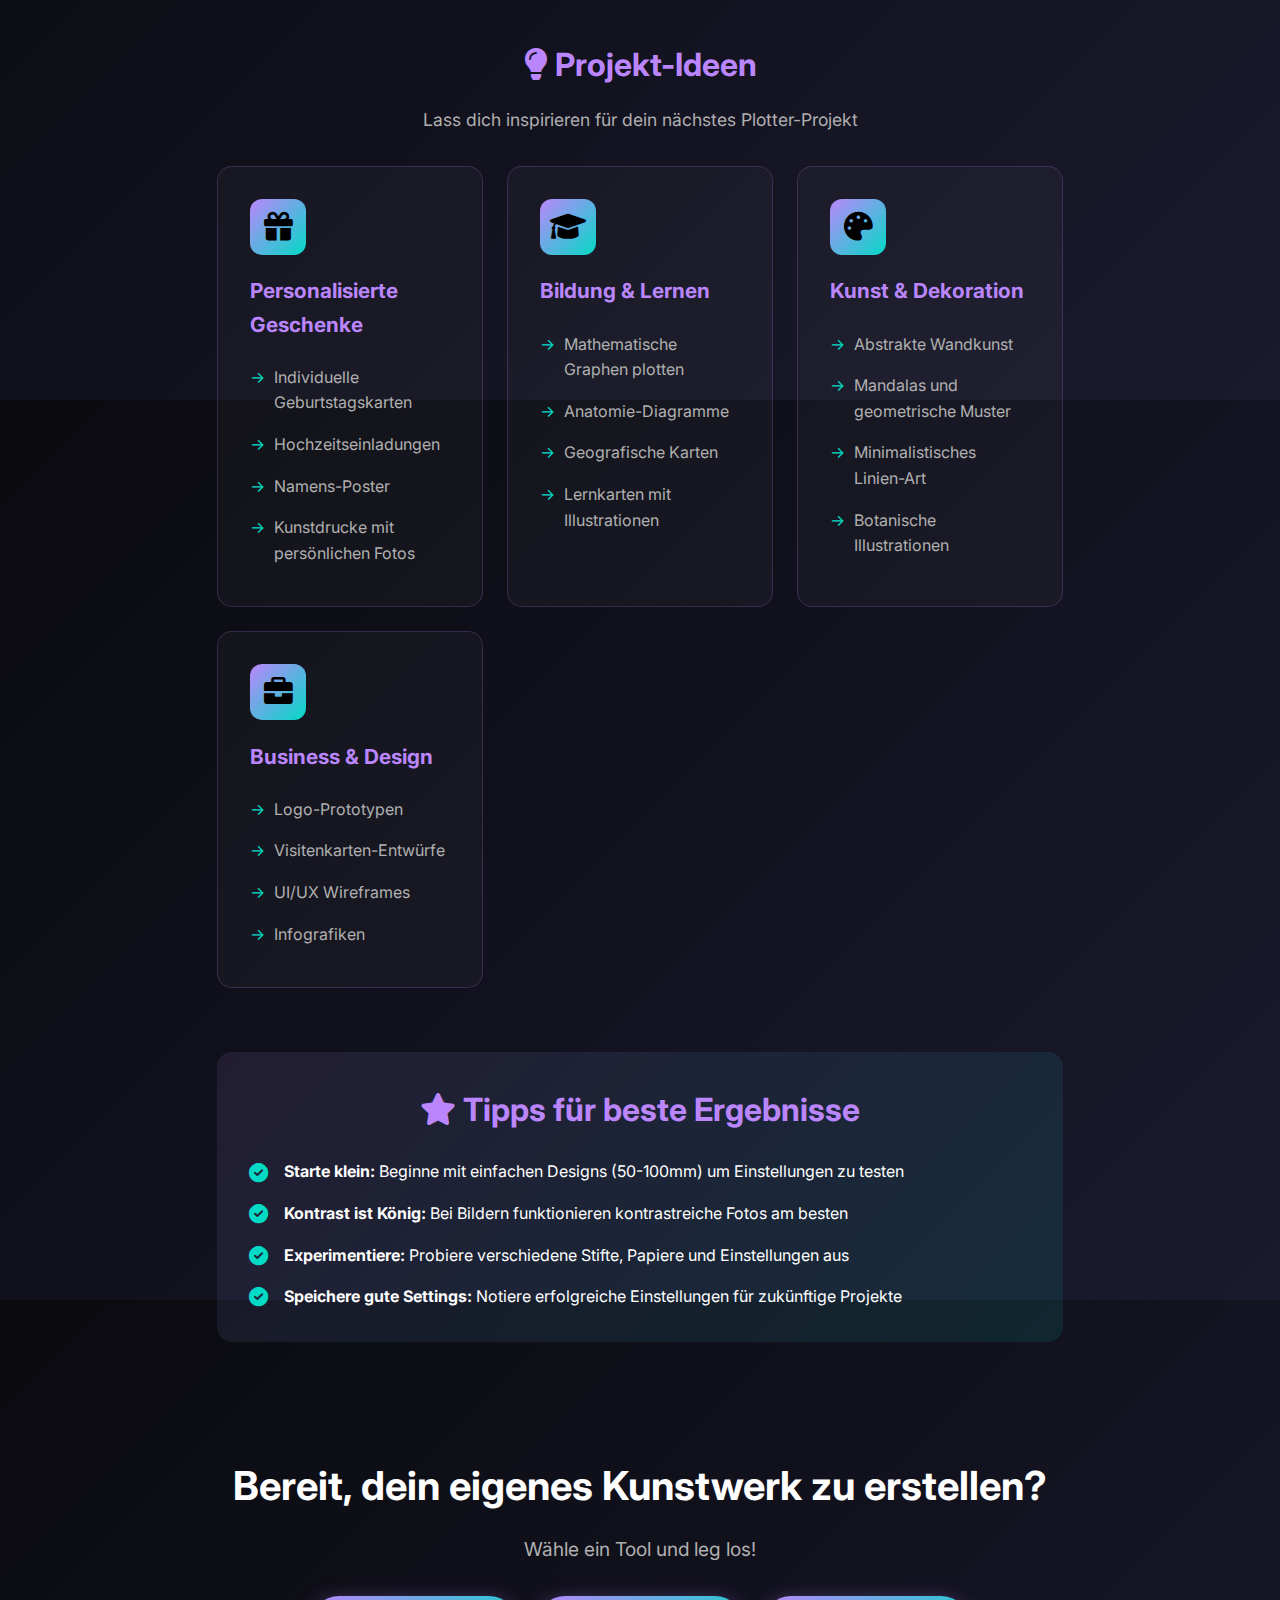
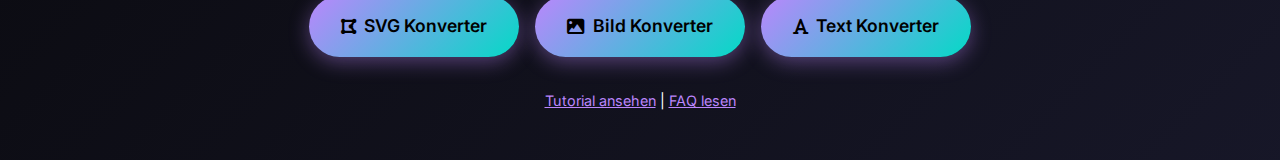
<file: faq.html>
<!DOCTYPE html>
<html lang="de">
<head>
    <meta charset="UTF-8">
    <meta name="viewport" content="width=device-width, initial-scale=1.0">
    
    <!-- SEO Meta Tags -->
    <title>Beispiele & Galerie | Stift-Plotter G-Code Tools</title>
    <meta name="description" content="Galerie mit Beispielen für Stift-Plotter Kunstwerke. Inspiration und Downloads für SVG, Bild und Text zu G-Code Projekte.">
    <meta name="keywords" content="Stift-Plotter Beispiele, G-Code Galerie, Plotter Kunst, Pen Plotter Inspiration">
    <meta name="robots" content="index, follow">
    <link rel="canonical" href="https://plotter-tools.pages.dev/examples.html">
    
    <!-- Favicon -->
    <link rel="icon" type="image/svg+xml" href="favicon.svg">
    <link rel="manifest" href="manifest.json">
    
    <!-- Stylesheets -->
    <link rel="stylesheet" href="style.css">
    <link rel="preconnect" href="https://fonts.googleapis.com">
    <link rel="preconnect" href="https://fonts.gstatic.com" crossorigin>
    <link href="https://fonts.googleapis.com/css2?family=Inter:wght@300;400;500;600;700&display=swap" rel="stylesheet">
    <link rel="stylesheet" href="https://cdnjs.cloudflare.com/ajax/libs/font-awesome/6.0.0/css/all.min.css">
</head>
<body>
    <div class="container">
        <a href="index.html" class="back-btn"><i class="fas fa-arrow-left"></i> Zurück</a>
        
        <header style="text-align: center; margin-bottom: 3rem;">
            <h1><i class="fas fa-images"></i> Beispiele & Inspiration</h1>
            <p style="color: var(--text-secondary); font-size: 1.1rem;">Entdecke, was du mit deinem Stift-Plotter erstellen kannst</p>
        </header>

        <div style="max-width: 1200px; margin: 0 auto;">
            
            <!-- SVG Examples -->
            <section class="example-section">
                <h2><i class="fas fa-draw-polygon"></i> SVG zu G-Code Beispiele</h2>
                <p class="section-intro">Vektorgrafiken, Logos und technische Zeichnungen</p>
                
                <div class="examples-grid">
                    <div class="example-card">
                        <div class="example-preview">
                            <i class="fas fa-robot" style="font-size: 4rem; color: var(--primary-color);"></i>
                        </div>
                        <div class="example-info">
                            <h3>Logo-Zeichnung</h3>
                            <p>Firmenlogos und Marken-Designs präzise plotten. Perfekt für Visitenkarten und Briefpapier.</p>
                            <div class="example-meta">
                                <span><i class="fas fa-clock"></i> ~10 Min</span>
                                <span><i class="fas fa-layer-group"></i> Einfach</span>
                            </div>
                        </div>
                    </div>

                    <div class="example-card">
                        <div class="example-preview">
                            <i class="fas fa-heart" style="font-size: 4rem; color: var(--secondary-color);"></i>
                        </div>
                        <div class="example-info">
                            <h3>Grußkarten</h3>
                            <p>Personalisierte Karten für Geburtstage, Hochzeiten und besondere Anlässe.</p>
                            <div class="example-meta">
                                <span><i class="fas fa-clock"></i> ~5 Min</span>
                                <span><i class="fas fa-layer-group"></i> Einfach</span>
                            </div>
                        </div>
                    </div>

                    <div class="example-card">
                        <div class="example-preview">
                            <i class="fas fa-compass-drafting" style="font-size: 4rem; color: var(--primary-color);"></i>
                        </div>
                        <div class="example-info">
                            <h3>Technische Zeichnungen</h3>
                            <p>Architektur-Pläne, Schaltpläne und technische Diagramme.</p>
                            <div class="example-meta">
                                <span><i class="fas fa-clock"></i> ~20 Min</span>
                                <span><i class="fas fa-layer-group"></i> Mittel</span>
                            </div>
                        </div>
                    </div>

                    <div class="example-card">
                        <div class="example-preview">
                            <i class="fas fa-signature" style="font-size: 4rem; color: var(--secondary-color);"></i>
                        </div>
                        <div class="example-info">
                            <h3>Kalligrafie & Ornamente</h3>
                            <p>Kunstvolle Schriftzüge und dekorative Elemente für Wandkunst.</p>
                            <div class="example-meta">
                                <span><i class="fas fa-clock"></i> ~15 Min</span>
                                <span><i class="fas fa-layer-group"></i> Mittel</span>
                            </div>
                        </div>
                    </div>
                </div>
            </section>

            <!-- Image Examples -->
            <section class="example-section">
                <h2><i class="fas fa-image"></i> Bild zu G-Code Beispiele</h2>
                <p class="section-intro">Fotos und Bilder in künstlerische Plotter-Grafiken verwandeln</p>
                
                <div class="examples-grid">
                    <div class="example-card">
                        <div class="example-preview" style="background: linear-gradient(135deg, rgba(187, 134, 252, 0.2), rgba(3, 218, 198, 0.2)); display: flex; align-items: center; justify-content: center;">
                            <div style="text-align: center;">
                                <i class="fas fa-user-circle" style="font-size: 3rem; color: #fff;"></i>
                                <p style="margin-top: 0.5rem; font-size: 0.8rem;">Edge Detection</p>
                            </div>
                        </div>
                        <div class="example-info">
                            <h3>Portrait (Konturen)</h3>
                            <p>Porträt-Fotos werden in Konturen-Zeichnungen umgewandelt. Wie ein Bleistift-Sketch!</p>
                            <div class="example-meta">
                                <span><i class="fas fa-clock"></i> ~25 Min</span>
                                <span><i class="fas fa-layer-group"></i> Mittel</span>
                            </div>
                        </div>
                    </div>

                    <div class="example-card">
                        <div class="example-preview" style="background: linear-gradient(45deg, rgba(187, 134, 252, 0.2), rgba(3, 218, 198, 0.2)); display: flex; align-items: center; justify-content: center;">
                            <div style="text-align: center;">
                                <i class="fas fa-mountain" style="font-size: 3rem; color: #fff;"></i>
                                <p style="margin-top: 0.5rem; font-size: 0.8rem;">Hatching</p>
                            </div>
                        </div>
                        <div class="example-info">
                            <h3>Landschaft (Schraffur)</h3>
                            <p>Schraffur-Technik für Landschaften und Naturszenen. Klassischer Kupferstich-Look.</p>
                            <div class="example-meta">
                                <span><i class="fas fa-clock"></i> ~40 Min</span>
                                <span><i class="fas fa-layer-group"></i> Komplex</span>
                            </div>
                        </div>
                    </div>

                    <div class="example-card">
                        <div class="example-preview" style="background: radial-gradient(circle, rgba(187, 134, 252, 0.3), rgba(3, 218, 198, 0.1)); display: flex; align-items: center; justify-content: center;">
                            <div style="text-align: center;">
                                <i class="fas fa-paw" style="font-size: 3rem; color: #fff;"></i>
                                <p style="margin-top: 0.5rem; font-size: 0.8rem;">Stippling</p>
                            </div>
                        </div>
                        <div class="example-info">
                            <h3>Tier-Portrait (Stippling)</h3>
                            <p>Punktierung für weiche, organische Texturen. Zeitaufwendig aber beeindruckend!</p>
                            <div class="example-meta">
                                <span><i class="fas fa-clock"></i> ~90 Min</span>
                                <span><i class="fas fa-layer-group"></i> Sehr Komplex</span>
                            </div>
                        </div>
                    </div>

                    <div class="example-card">
                        <div class="example-preview" style="background: linear-gradient(135deg, rgba(187, 134, 252, 0.15), rgba(3, 218, 198, 0.15)); display: flex; align-items: center; justify-content: center;">
                            <div style="text-align: center;">
                                <i class="fas fa-city" style="font-size: 3rem; color: #fff;"></i>
                                <p style="margin-top: 0.5rem; font-size: 0.8rem;">Mixed</p>
                            </div>
                        </div>
                        <div class="example-info">
                            <h3>Architektur (Kombination)</h3>
                            <p>Kombiniere verschiedene Stile für einzigartige Effekte. Konturen + Schraffur!</p>
                            <div class="example-meta">
                                <span><i class="fas fa-clock"></i> ~60 Min</span>
                                <span><i class="fas fa-layer-group"></i> Komplex</span>
                            </div>
                        </div>
                    </div>
                </div>
            </section>

            <!-- Text Examples -->
            <section class="example-section">
                <h2><i class="fas fa-font"></i> Text zu G-Code Beispiele</h2>
                <p class="section-intro">Beschriftungen, Zitate und handgeschriebene Texte</p>
                
                <div class="examples-grid">
                    <div class="example-card">
                        <div class="example-preview" style="background: #1f1f2e; display: flex; align-items: center; justify-content: center; font-family: monospace; color: var(--primary-color); font-size: 1.5rem; font-weight: bold;">
                            ABC
                        </div>
                        <div class="example-info">
                            <h3>Simplex Schrift</h3>
                            <p>Einfache, klare Schrift. Perfekt für Etiketten, Beschriftungen und technische Texte.</p>
                            <div class="example-meta">
                                <span><i class="fas fa-clock"></i> ~3 Min</span>
                                <span><i class="fas fa-layer-group"></i> Einfach</span>
                            </div>
                        </div>
                    </div>

                    <div class="example-card">
                        <div class="example-preview" style="background: #1f1f2e; display: flex; align-items: center; justify-content: center; font-family: serif; color: var(--secondary-color); font-size: 1.8rem; font-weight: 300; font-style: italic;">
                            Abc
                        </div>
                        <div class="example-info">
                            <h3>Script Schrift</h3>
                            <p>Elegante Schreibschrift für Zitate, Gedichte und persönliche Notizen.</p>
                            <div class="example-meta">
                                <span><i class="fas fa-clock"></i> ~5 Min</span>
                                <span><i class="fas fa-layer-group"></i> Einfach</span>
                            </div>
                        </div>
                    </div>

                    <div class="example-card">
                        <div class="example-preview" style="background: #1f1f2e; display: flex; align-items: center; justify-content: center; font-family: serif; color: var(--primary-color); font-size: 1.6rem; font-weight: bold;">
                            ABC
                        </div>
                        <div class="example-info">
                            <h3>Complex Schrift</h3>
                            <p>Dekorative Schrift mit mehr Details. Ideal für Poster und kunstvolle Texte.</p>
                            <div class="example-meta">
                                <span><i class="fas fa-clock"></i> ~7 Min</span>
                                <span><i class="fas fa-layer-group"></i> Mittel</span>
                            </div>
                        </div>
                    </div>

                    <div class="example-card">
                        <div class="example-preview" style="background: #1f1f2e; display: flex; align-items: center; justify-content: center;">
                            <div style="text-align: center; color: var(--secondary-color);">
                                <i class="fas fa-quote-left"></i>
                                <p style="margin: 0.5rem 0; font-style: italic;">Quote</p>
                                <i class="fas fa-quote-right"></i>
                            </div>
                        </div>
                        <div class="example-info">
                            <h3>Zitate & Sprüche</h3>
                            <p>Inspirierende Zitate und Sprüche als Wanddeko. Mit automatischem Zeilenumbruch!</p>
                            <div class="example-meta">
                                <span><i class="fas fa-clock"></i> ~8 Min</span>
                                <span><i class="fas fa-layer-group"></i> Einfach</span>
                            </div>
                        </div>
                    </div>
                </div>
            </section>

            <!-- Project Ideas -->
            <section class="example-section">
                <h2><i class="fas fa-lightbulb"></i> Projekt-Ideen</h2>
                <p class="section-intro">Lass dich inspirieren für dein nächstes Plotter-Projekt</p>
                
                <div class="ideas-grid">
                    <div class="idea-card">
                        <div class="idea-icon"><i class="fas fa-gift"></i></div>
                        <h3>Personalisierte Geschenke</h3>
                        <ul>
                            <li>Individuelle Geburtstagskarten</li>
                            <li>Hochzeitseinladungen</li>
                            <li>Namens-Poster</li>
                            <li>Kunstdrucke mit persönlichen Fotos</li>
                        </ul>
                    </div>

                    <div class="idea-card">
                        <div class="idea-icon"><i class="fas fa-graduation-cap"></i></div>
                        <h3>Bildung & Lernen</h3>
                        <ul>
                            <li>Mathematische Graphen plotten</li>
                            <li>Anatomie-Diagramme</li>
                            <li>Geografische Karten</li>
                            <li>Lernkarten mit Illustrationen</li>
                        </ul>
                    </div>

                    <div class="idea-card">
                        <div class="idea-icon"><i class="fas fa-palette"></i></div>
                        <h3>Kunst & Dekoration</h3>
                        <ul>
                            <li>Abstrakte Wandkunst</li>
                            <li>Mandalas und geometrische Muster</li>
                            <li>Minimalistisches Linien-Art</li>
                            <li>Botanische Illustrationen</li>
                        </ul>
                    </div>

                    <div class="idea-card">
                        <div class="idea-icon"><i class="fas fa-briefcase"></i></div>
                        <h3>Business & Design</h3>
                        <ul>
                            <li>Logo-Prototypen</li>
                            <li>Visitenkarten-Entwürfe</li>
                            <li>UI/UX Wireframes</li>
                            <li>Infografiken</li>
                        </ul>
                    </div>
                </div>
            </section>

            <!-- Tips for Best Results -->
            <section class="example-section" style="background: linear-gradient(135deg, rgba(187, 134, 252, 0.1) 0%, rgba(3, 218, 198, 0.1) 100%); padding: 2rem; border-radius: 15px;">
                <h2><i class="fas fa-star"></i> Tipps für beste Ergebnisse</h2>
                <div class="tips-list">
                    <div class="tip-item">
                        <i class="fas fa-check-circle"></i>
                        <div>
                            <strong>Starte klein:</strong> Beginne mit einfachen Designs (50-100mm) um Einstellungen zu testen
                        </div>
                    </div>
                    <div class="tip-item">
                        <i class="fas fa-check-circle"></i>
                        <div>
                            <strong>Kontrast ist König:</strong> Bei Bildern funktionieren kontrastreiche Fotos am besten
                        </div>
                    </div>
                    <div class="tip-item">
                        <i class="fas fa-check-circle"></i>
                        <div>
                            <strong>Experimentiere:</strong> Probiere verschiedene Stifte, Papiere und Einstellungen aus
                        </div>
                    </div>
                    <div class="tip-item">
                        <i class="fas fa-check-circle"></i>
                        <div>
                            <strong>Speichere gute Settings:</strong> Notiere erfolgreiche Einstellungen für zukünftige Projekte
                        </div>
                    </div>
                </div>
            </section>

            <!-- CTA Section -->
            <section class="cta-section" style="text-align: center; padding: 3rem 1rem; margin-top: 2rem;">
                <h2 style="font-size: 2.5rem; margin-bottom: 1rem;">Bereit, dein eigenes Kunstwerk zu erstellen?</h2>
                <p style="color: var(--text-secondary); font-size: 1.2rem; margin-bottom: 2rem;">Wähle ein Tool und leg los!</p>
                <div style="display: flex; gap: 1rem; justify-content: center; flex-wrap: wrap;">
                    <a href="svg-to-gcode.html" class="cta-btn"><i class="fas fa-draw-polygon"></i> SVG Konverter</a>
                    <a href="image-to-gcode.html" class="cta-btn"><i class="fas fa-image"></i> Bild Konverter</a>
                    <a href="text-to-gcode.html" class="cta-btn"><i class="fas fa-font"></i> Text Konverter</a>
                </div>
                <p style="margin-top: 2rem; font-size: 0.9rem;">
                    <a href="tutorial.html" style="color: var(--primary-color);">Tutorial ansehen</a> | 
                    <a href="faq.html" style="color: var(--primary-color);">FAQ lesen</a>
                </p>
            </section>

        </div>
    </div>

    <style>
        .example-section {
            margin-bottom: 4rem;
        }

        .section-intro {
            color: var(--text-secondary);
            font-size: 1.1rem;
            margin-bottom: 2rem;
            text-align: center;
        }

        .example-section h2 {
            font-size: 2rem;
            margin-bottom: 1rem;
            color: var(--primary-color);
            text-align: center;
        }

        .examples-grid {
            display: grid;
            grid-template-columns: repeat(auto-fit, minmax(280px, 1fr));
            gap: 2rem;
            margin-top: 2rem;
        }

        .example-card {
            background: linear-gradient(145deg, #2a2a3e 0%, #1f1f2e 100%);
            border-radius: 15px;
            overflow: hidden;
            border: 1px solid rgba(187, 134, 252, 0.2);
            transition: all 0.3s ease;
        }

        .example-card:hover {
            transform: translateY(-5px);
            box-shadow: 0 15px 40px rgba(187, 134, 252, 0.3);
            border-color: rgba(187, 134, 252, 0.5);
        }

        .example-preview {
            height: 200px;
            background: linear-gradient(135deg, #1a1a2e 0%, #2a2a3e 100%);
            display: flex;
            align-items: center;
            justify-content: center;
            border-bottom: 2px solid rgba(187, 134, 252, 0.3);
        }

        .example-info {
            padding: 1.5rem;
        }

        .example-info h3 {
            font-size: 1.3rem;
            margin-bottom: 0.8rem;
            color: #fff;
        }

        .example-info p {
            color: var(--text-secondary);
            line-height: 1.6;
            margin-bottom: 1rem;
        }

        .example-meta {
            display: flex;
            gap: 1.5rem;
            flex-wrap: wrap;
        }

        .example-meta span {
            display: flex;
            align-items: center;
            gap: 0.4rem;
            font-size: 0.85rem;
            color: var(--text-secondary);
        }

        .example-meta i {
            color: var(--secondary-color);
        }

        .ideas-grid {
            display: grid;
            grid-template-columns: repeat(auto-fit, minmax(250px, 1fr));
            gap: 1.5rem;
            margin-top: 2rem;
        }

        .idea-card {
            background: rgba(255, 255, 255, 0.03);
            padding: 2rem;
            border-radius: 15px;
            border: 1px solid rgba(187, 134, 252, 0.2);
        }

        .idea-icon {
            width: 3.5rem;
            height: 3.5rem;
            background: linear-gradient(135deg, var(--primary-color), var(--secondary-color));
            border-radius: 12px;
            display: flex;
            align-items: center;
            justify-content: center;
            margin-bottom: 1.2rem;
        }

        .idea-icon i {
            font-size: 1.8rem;
            color: #000;
        }

        .idea-card h3 {
            font-size: 1.3rem;
            margin-bottom: 1rem;
            color: var(--primary-color);
        }

        .idea-card ul {
            list-style: none;
            padding: 0;
        }

        .idea-card li {
            padding: 0.5rem 0;
            padding-left: 1.5rem;
            position: relative;
            color: var(--text-secondary);
        }

        .idea-card li::before {
            content: '→';
            position: absolute;
            left: 0;
            color: var(--secondary-color);
        }

        .tips-list {
            display: grid;
            gap: 1rem;
            margin-top: 1.5rem;
        }

        .tip-item {
            display: flex;
            gap: 1rem;
            align-items: start;
        }

        .tip-item i {
            color: var(--secondary-color);
            font-size: 1.2rem;
            margin-top: 0.2rem;
            flex-shrink: 0;
        }

        .cta-btn {
            display: inline-flex;
            align-items: center;
            gap: 0.5rem;
            padding: 1rem 2rem;
            background: linear-gradient(135deg, var(--primary-color), var(--secondary-color));
            color: #000;
            text-decoration: none;
            border-radius: 50px;
            font-weight: 600;
            font-size: 1.1rem;
            transition: all 0.3s ease;
            box-shadow: 0 5px 20px rgba(187, 134, 252, 0.4);
        }

        .cta-btn:hover {
            transform: translateY(-3px) scale(1.05);
            box-shadow: 0 8px 30px rgba(187, 134, 252, 0.6);
        }
    </style>
</body>
</html>
</file>
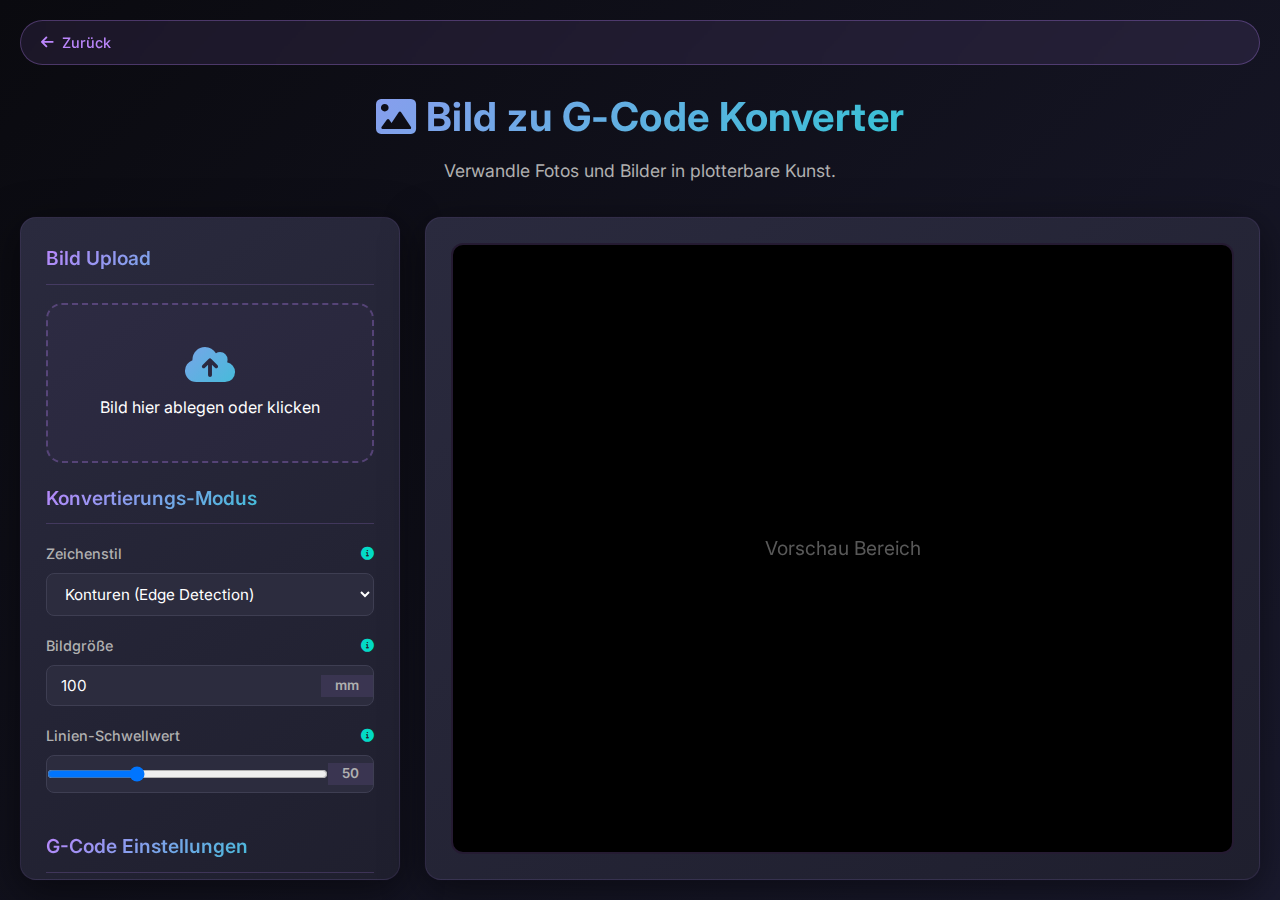
<file: image-to-gcode.html>
<!DOCTYPE html>
<html lang="de">
<head>
    <meta charset="UTF-8">
    <meta name="viewport" content="width=device-width, initial-scale=1.0">
    
    <!-- SEO Meta Tags -->
    <title>Bild zu G-Code Konverter | Fotos in Plotter-Kunst umwandeln</title>
    <meta name="description" content="Verwandle Bilder und Fotos in G-Code für Stift-Plotter. Drei Stile: Konturen, Schraffur, Stippling. Perfekt für 3D-Drucker mit Stift-Aufsatz.">
    <meta name="keywords" content="Bild zu G-Code, Foto zu G-Code, Image to GCode, Edge Detection, Hatching, Stippling, Plotter Art, 3D-Drucker Kunst">
    <meta name="robots" content="index, follow">
    <link rel="canonical" href="https://plotter-tools.pages.dev/image-to-gcode.html">
    
    <!-- Open Graph -->
    <meta property="og:type" content="website">
    <meta property="og:url" content="https://plotter-tools.pages.dev/image-to-gcode.html">
    <meta property="og:title" content="Bild zu G-Code Konverter für Stift-Plotter">
    <meta property="og:description" content="Erstelle einzigartige Plotter-Kunst aus deinen Fotos mit Edge Detection, Schraffur oder Stippling.">
    
    <!-- Favicon -->
    <link rel="icon" type="image/svg+xml" href="favicon.svg">
    <link rel="manifest" href="manifest.json">
    
    <!-- Stylesheets -->
    <link rel="stylesheet" href="style.css">
    <link rel="preconnect" href="https://fonts.googleapis.com">
    <link rel="preconnect" href="https://fonts.gstatic.com" crossorigin>
    <link href="https://fonts.googleapis.com/css2?family=Inter:wght@300;400;500;600&display=swap" rel="stylesheet">
    <link rel="stylesheet" href="https://cdnjs.cloudflare.com/ajax/libs/font-awesome/6.0.0/css/all.min.css">
    
    <!-- Structured Data -->
    <script type="application/ld+json">
    {
      "@context": "https://schema.org",
      "@type": "SoftwareApplication",
      "name": "Bild zu G-Code Konverter",
      "applicationCategory": "DesignApplication",
      "description": "Konvertiere Bilder und Fotos in G-Code für Stift-Plotter mit verschiedenen künstlerischen Stilen",
      "operatingSystem": "Any",
      "offers": {
        "@type": "Offer",
        "price": "0"
      }
    }
    </script>
</head>
<body>
    <div class="container">
        <a href="index.html" class="back-btn"><i class="fas fa-arrow-left"></i> Zurück</a>
        <header>
            <h1><i class="fas fa-image"></i> Bild zu G-Code Konverter</h1>
            <p>Verwandle Fotos und Bilder in plotterbare Kunst.</p>
        </header>

        <div class="main-content">
            <div class="controls-panel">
                <div class="settings-group">
                    <h2>Bild Upload</h2>
                    
                    <div class="upload-section" id="drop-zone">
                        <i class="fas fa-cloud-upload-alt"></i>
                        <p>Bild hier ablegen oder klicken</p>
                        <input type="file" id="file-input" accept="image/*" hidden>
                    </div>
                </div>

                <div class="settings-group">
                    <h2>Konvertierungs-Modus</h2>
                    
                    <div class="setting-item">
                        <label>
                            Zeichenstil
                            <span class="tooltip-icon" data-tooltip="Wähle wie das Bild geplottet werden soll."><i class="fas fa-info-circle"></i></span>
                        </label>
                        <select id="mode-select">
                            <option value="edges">Konturen (Edge Detection)</option>
                            <option value="hatching">Schraffur (Hatching)</option>
                            <option value="stippling">Stippling (Punktierung)</option>
                        </select>
                    </div>

                    <div class="setting-item">
                        <label>
                            Bildgröße
                            <span class="tooltip-icon" data-tooltip="Maximale Breite des gezeichneten Bildes in Millimetern."><i class="fas fa-info-circle"></i></span>
                        </label>
                        <div class="input-wrapper">
                            <input type="number" id="image-width" value="100" step="10" min="20" max="200">
                            <span>mm</span>
                        </div>
                    </div>

                    <!-- Edge Detection Settings -->
                    <div id="edges-settings" class="mode-settings">
                        <div class="setting-item">
                            <label>
                                Linien-Schwellwert
                                <span class="tooltip-icon" data-tooltip="Wie stark eine Kante sein muss, um erkannt zu werden. Höher = weniger Details."><i class="fas fa-info-circle"></i></span>
                            </label>
                            <div class="input-wrapper">
                                <input type="range" id="edge-threshold" value="50" min="10" max="150" step="5">
                                <span id="edge-threshold-value">50</span>
                            </div>
                        </div>
                    </div>

                    <!-- Hatching Settings -->
                    <div id="hatching-settings" class="mode-settings" style="display: none;">
                        <div class="setting-item">
                            <label>
                                Linienabstand
                                <span class="tooltip-icon" data-tooltip="Abstand zwischen den Schraffur-Linien."><i class="fas fa-info-circle"></i></span>
                            </label>
                            <div class="input-wrapper">
                                <input type="number" id="hatch-spacing" value="2" step="0.5" min="1" max="5">
                                <span>mm</span>
                            </div>
                        </div>
                        <div class="setting-item">
                            <label>
                                Winkel
                                <span class="tooltip-icon" data-tooltip="Winkel der Schraffur-Linien."><i class="fas fa-info-circle"></i></span>
                            </label>
                            <div class="input-wrapper">
                                <input type="number" id="hatch-angle" value="45" step="15" min="0" max="180">
                                <span>°</span>
                            </div>
                        </div>
                    </div>

                    <!-- Stippling Settings -->
                    <div id="stippling-settings" class="mode-settings" style="display: none;">
                        <div class="setting-item">
                            <label>
                                Punkt-Dichte
                                <span class="tooltip-icon" data-tooltip="Wie viele Punkte pro Fläche gezeichnet werden."><i class="fas fa-info-circle"></i></span>
                            </label>
                            <div class="input-wrapper">
                                <input type="range" id="stipple-density" value="5" min="1" max="10" step="1">
                                <span id="stipple-density-value">5</span>
                            </div>
                        </div>
                        <div class="setting-item">
                            <label>
                                Punkt-Größe
                                <span class="tooltip-icon" data-tooltip="Größe der einzelnen Punkte."><i class="fas fa-info-circle"></i></span>
                            </label>
                            <div class="input-wrapper">
                                <input type="number" id="stipple-size" value="0.5" step="0.1" min="0.2" max="2">
                                <span>mm</span>
                            </div>
                        </div>
                    </div>
                </div>

                <div class="settings-group">
                    <h2>G-Code Einstellungen</h2>
                    
                    <div class="setting-item">
                        <label>
                            Stift unten (Z)
                            <span class="tooltip-icon" data-tooltip="Die Höhe der Z-Achse beim Schreiben."><i class="fas fa-info-circle"></i></span>
                        </label>
                        <div class="input-wrapper">
                            <input type="number" id="z-down" value="0.5" step="0.1">
                            <span>mm</span>
                        </div>
                    </div>

                    <div class="setting-item">
                        <label>
                            Stift oben (Z)
                            <span class="tooltip-icon" data-tooltip="Die Höhe der Z-Achse beim Bewegen ohne zu schreiben."><i class="fas fa-info-circle"></i></span>
                        </label>
                        <div class="input-wrapper">
                            <input type="number" id="z-up" value="5.0" step="0.1">
                            <span>mm</span>
                        </div>
                    </div>

                    <div class="setting-item">
                        <label>
                            Schreib-Geschwindigkeit
                            <span class="tooltip-icon" data-tooltip="Wie schnell sich der Drucker beim Schreiben bewegt."><i class="fas fa-info-circle"></i></span>
                        </label>
                        <div class="input-wrapper">
                            <input type="number" id="feed-rate" value="1500" step="100">
                            <span>mm/min</span>
                        </div>
                    </div>

                    <div class="setting-item">
                        <label>
                            Reise-Geschwindigkeit
                            <span class="tooltip-icon" data-tooltip="Wie schnell sich der Drucker bewegt, wenn er NICHT schreibt."><i class="fas fa-info-circle"></i></span>
                        </label>
                        <div class="input-wrapper">
                            <input type="number" id="travel-rate" value="3000" step="100">
                            <span>mm/min</span>
                        </div>
                    </div>

                    <div class="setting-item">
                        <label>
                            X-Offset (Nozzle zu Stift)
                            <span class="tooltip-icon" data-tooltip="Verschiebung auf der X-Achse vom Druckkopf zum Stift."><i class="fas fa-info-circle"></i></span>
                        </label>
                        <div class="input-wrapper">
                            <input type="number" id="x-offset" value="0" step="0.1">
                            <span>mm</span>
                        </div>
                    </div>

                    <div class="setting-item">
                        <label>
                            Y-Offset (Nozzle zu Stift)
                            <span class="tooltip-icon" data-tooltip="Verschiebung auf der Y-Achse vom Druckkopf zum Stift."><i class="fas fa-info-circle"></i></span>
                        </label>
                        <div class="input-wrapper">
                            <input type="number" id="y-offset" value="0" step="0.1">
                            <span>mm</span>
                        </div>
                        <div class="setting-item">
                        <label>
                            Rotation
                            <span class="tooltip-icon" data-tooltip="Dreht das Bild um den Mittelpunkt."><i class="fas fa-info-circle"></i></span>
                        </label>
                        <div class="input-wrapper">
                            <input type="number" id="rotation" value="0" step="1" min="0" max="360">
                            <span>°</span>
                        </div>
                    </div>
                </div>
                </div>

                <div class="actions">
                    <button id="generate-btn" class="primary-btn" disabled>
                        <i class="fas fa-cogs"></i> G-Code Generieren
                    </button>
                    <button id="download-btn" class="secondary-btn" disabled>
                        <i class="fas fa-download"></i> Herunterladen
                    </button>
                </div>
            </div>

            <div class="preview-panel">
                <div class="canvas-container">
                    <div id="loading-overlay" class="loading-overlay" style="display: none;">
                        <div class="spinner"></div>
                        <p>Vorschau generieren...</p>
                    </div>
                    <div id="placeholder-text">Vorschau Bereich</div>
                    <canvas id="preview-canvas"></canvas>
                </div>
                <div class="stats" id="stats-display" style="display: none;">
                    <p><span class="dot write"></span> Schreiben</p>
                    <p><label style="display: flex; align-items: center; gap: 8px; cursor: pointer; color: var(--text-secondary);"><input type="checkbox" id="show-travel" checked style="width: auto;"> <span class="dot travel"></span> Reisewege (Rot)</label></p>
                    <p id="path-count"></p>
                </div>
            </div>
        </div>
    </div>
    
    <div id="tooltip" class="tooltip"></div>

    <script src="image-script.js"></script>
</body>
</html>
</file>
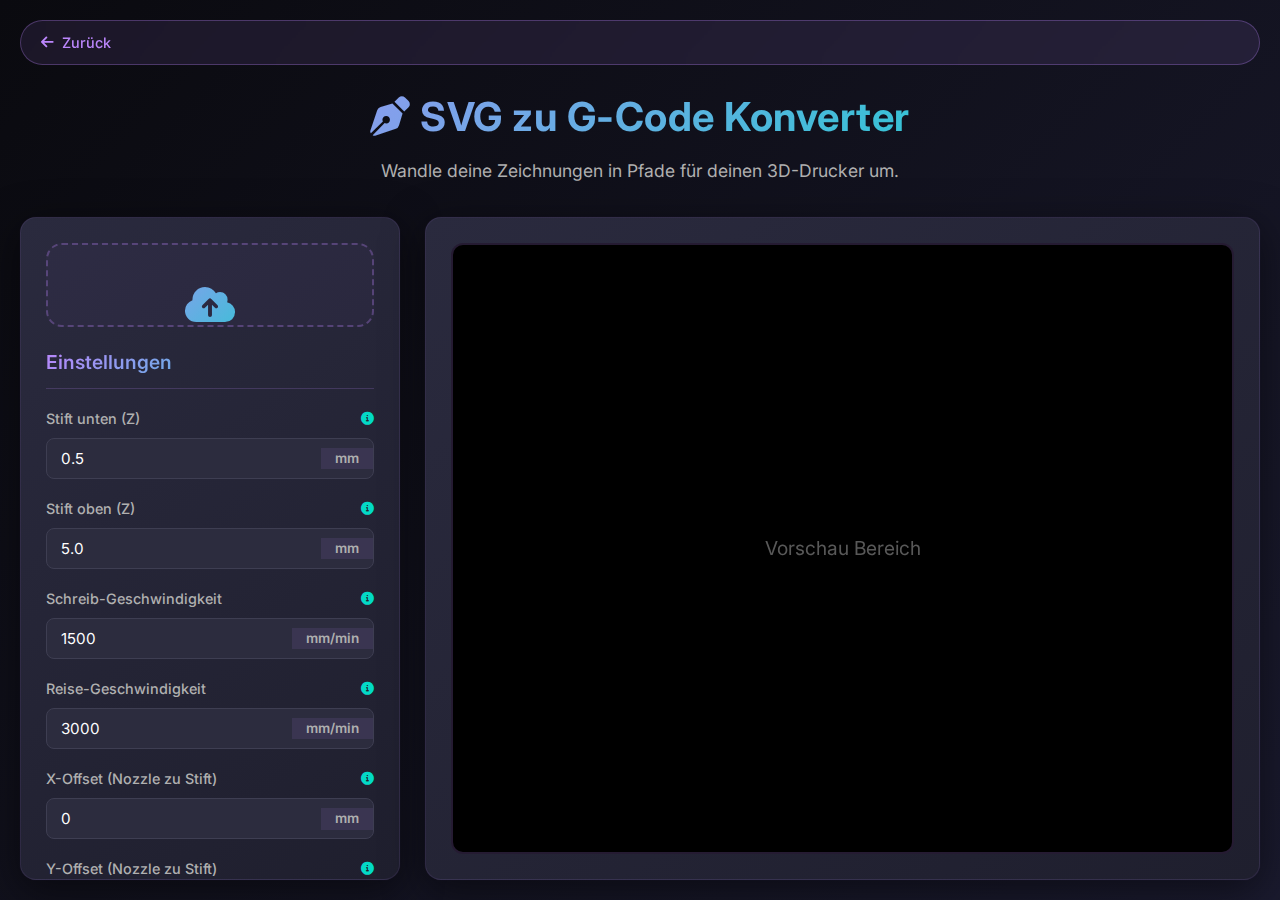
<file: svg-to-gcode.html>
<!doctype html>
<html lang="de">
  <head>
    <meta charset="UTF-8" />
    <meta name="viewport" content="width=device-width, initial-scale=1.0" />
    
    <!-- SEO Meta Tags -->
    <title>SVG zu G-Code Konverter | Stift-Plotter Tool für 3D-Drucker</title>
    <meta name="description" content="Konvertiere SVG-Dateien in G-Code für Stift-Plotter. Perfekt für Vektorgrafiken, Logos und Zeichnungen. Optimiert für Ender 3 und andere 3D-Drucker." />
    <meta name="keywords" content="SVG zu G-Code, Vektor zu G-Code, SVG Konverter, Plotter G-Code, 3D-Drucker Zeichnung, Ender 3 SVG" />
    <meta name="robots" content="index, follow" />
    <link rel="canonical" href="https://plotter-tools.pages.dev/svg-to-gcode.html" />
    
    <!-- Open Graph -->
    <meta property="og:type" content="website" />
    <meta property="og:url" content="https://plotter-tools.pages.dev/svg-to-gcode.html" />
    <meta property="og:title" content="SVG zu G-Code Konverter für Stift-Plotter" />
    <meta property="og:description" content="Wandle SVG-Dateien in G-Code für deinen 3D-Drucker Stift-Plotter um. Einfach, schnell und kostenlos." />
    
    <!-- Favicon -->
    <link rel="icon" type="image/svg+xml" href="favicon.svg">
    <link rel="manifest" href="manifest.json" />
    
    <!-- Stylesheets -->
    <link rel="stylesheet" href="style.css" />
    <link rel="preconnect" href="https://fonts.googleapis.com" />
    <link rel="preconnect" href="https://fonts.gstatic.com" crossorigin />
    <link
      href="https://fonts.googleapis.com/css2?family=Inter:wght@300;400;500;600&display=swap"
      rel="stylesheet"
    />
    <!-- Font Awesome for Icons -->
    <link
      rel="stylesheet"
      href="https://cdnjs.cloudflare.com/ajax/libs/font-awesome/6.0.0/css/all.min.css"
    />
    
    <!-- Structured Data -->
    <script type="application/ld+json">
    {
      "@context": "https://schema.org",
      "@type": "SoftwareApplication",
      "name": "SVG zu G-Code Konverter",
      "applicationCategory": "DesignApplication",
      "description": "Konvertiere SVG-Vektorgrafiken in G-Code für 3D-Drucker als Stift-Plotter",
      "operatingSystem": "Any",
      "offers": {
        "@type": "Offer",
        "price": "0"
      }
    }
    </script>
  </head>
  <body>
    <div class="container">
      <a href="index.html" class="back-btn"><i class="fas fa-arrow-left"></i> Zurück</a>
      <header>
        <h1><i class="fas fa-pen-nib"></i> SVG zu G-Code Konverter</h1>
        <p>Wandle deine Zeichnungen in Pfade für deinen 3D-Drucker um.</p>
      </header>

      <div class="main-content">
        <div class="controls-panel">
          <div class="upload-section" id="drop-zone">
            <i class="fas fa-cloud-upload-alt"></i>
            <p>SVG hier ablegen oder klicken</p>
            <input type="file" id="file-input" accept=".svg" hidden />
          </div>

          <div class="settings-group">
            <h2>Einstellungen</h2>

            <div class="setting-item">
              <label>
                Stift unten (Z)
                <span
                  class="tooltip-icon"
                  data-tooltip="Die Höhe der Z-Achse beim Schreiben. Sollte das Papier leicht berühren."
                  ><i class="fas fa-info-circle"></i
                ></span>
              </label>
              <div class="input-wrapper">
                <input type="number" id="z-down" value="0.5" step="0.1" />
                <span>mm</span>
              </div>
            </div>

            <div class="setting-item">
              <label>
                Stift oben (Z)
                <span
                  class="tooltip-icon"
                  data-tooltip="Die Höhe der Z-Achse beim Bewegen ohne zu schreiben. Muss hoch genug sein, um das Papier nicht zu berühren."
                  ><i class="fas fa-info-circle"></i
                ></span>
              </label>
              <div class="input-wrapper">
                <input type="number" id="z-up" value="5.0" step="0.1" />
                <span>mm</span>
              </div>
            </div>

            <div class="setting-item">
              <label>
                Schreib-Geschwindigkeit
                <span
                  class="tooltip-icon"
                  data-tooltip="Wie schnell sich der Drucker beim Schreiben bewegt (Feedrate). Langsamer ist oft präziser."
                  ><i class="fas fa-info-circle"></i
                ></span>
              </label>
              <div class="input-wrapper">
                <input type="number" id="feed-rate" value="1500" step="100" />
                <span>mm/min</span>
              </div>
            </div>

            <div class="setting-item">
              <label>
                Reise-Geschwindigkeit
                <span
                  class="tooltip-icon"
                  data-tooltip="Wie schnell sich der Drucker bewegt, wenn er NICHT schreibt. Kann schneller sein um Zeit zu sparen."
                  ><i class="fas fa-info-circle"></i
                ></span>
              </label>
              <div class="input-wrapper">
                <input type="number" id="travel-rate" value="3000" step="100" />
                <span>mm/min</span>
              </div>
            </div>

            <div class="setting-item">
              <label>
                X-Offset (Nozzle zu Stift)
                <span
                  class="tooltip-icon"
                  data-tooltip="Verschiebung auf der X-Achse vom Druckkopf zum Stift."
                  ><i class="fas fa-info-circle"></i
                ></span>
              </label>
              <div class="input-wrapper">
                <input type="number" id="x-offset" value="0" step="0.1" />
                <span>mm</span>
              </div>
            </div>

            <div class="setting-item">
              <label>
                Y-Offset (Nozzle zu Stift)
                <span
                  class="tooltip-icon"
                  data-tooltip="Verschiebung auf der Y-Achse vom Druckkopf zum Stift."
                  ><i class="fas fa-info-circle"></i
                ></span>
              </label>
              <div class="input-wrapper">
                <input type="number" id="y-offset" value="0" step="0.1" />
                <span>mm</span>
              </div>
            </div>

            <div class="setting-item">
              <label>
                Skalierung
                <span
                  class="tooltip-icon"
                  data-tooltip="Vergrößert oder verkleinert die Zeichnung. 100% = Originalgröße."
                  ><i class="fas fa-info-circle"></i
                ></span>
              </label>
              <div class="input-wrapper">
                <input type="number" id="scale" value="100" step="1" />
                <span>%</span>
              </div>
              <div class="setting-item">
                <label>
                  Rotation
                  <span
                    class="tooltip-icon"
                    data-tooltip="Dreht die Zeichnung um den Mittelpunkt."
                    ><i class="fas fa-info-circle"></i
                  ></span>
                </label>
                <div class="input-wrapper">
                  <input type="number" id="rotation" value="0" step="1" />
                  <span>°</span>
                </div>
              </div>
            </div>

            <details class="advanced-settings">
              <summary>
                Erweiterte G-Code Einstellungen
                <span
                  class="tooltip-icon"
                  data-tooltip="Spezielle Befehle für den Start und das Ende des Drucks."
                  ><i class="fas fa-info-circle"></i
                ></span>
              </summary>
              <div class="setting-item full-width">
                <label>Start G-Code</label>
                <textarea id="start-gcode" rows="3">
G28 ; Home all axes
G90 ; Absolute positioning
G21 ; Millimeter units</textarea
                >
              </div>
              <div class="setting-item full-width">
                <label>Ende G-Code</label>
                <textarea id="end-gcode" rows="3">
G0 Z10 ; Rase pen
G28 X0 Y0 ; Home X Y
M84 ; Disable motors</textarea
                >
              </div>
            </details>
          </div>

          <div class="actions">
            <button id="generate-btn" class="primary-btn" disabled>
              <i class="fas fa-cogs"></i> G-Code Generieren
            </button>
            <button id="download-btn" class="secondary-btn" disabled>
              <i class="fas fa-download"></i> Herunterladen
            </button>
          </div>
        </div>

        <div class="preview-panel">
          <div class="canvas-container">
            <div id="loading-overlay" class="loading-overlay" style="display: none;">
                <div class="spinner"></div>
                <p>Vorschau generieren...</p>
            </div>
            <div id="placeholder-text">Vorschau Bereich</div>
            <canvas id="preview-canvas"></canvas>
          </div>
          <div class="stats" id="stats-display" style="display: none">
            <p><span class="dot write"></span> Schreiben</p>
            <p><label style="display: flex; align-items: center; gap: 8px; cursor: pointer; color: var(--text-secondary);"><input type="checkbox" id="show-travel" checked style="width: auto;"> <span class="dot travel"></span> Reisewege (Rot)</label></p>
          </div>
        </div>
      </div>
    </div>

    <!-- Tooltip Element -->
    <div id="tooltip" class="tooltip"></div>

    <script src="svg-script.js"></script>
  </body>
</html>
</file>
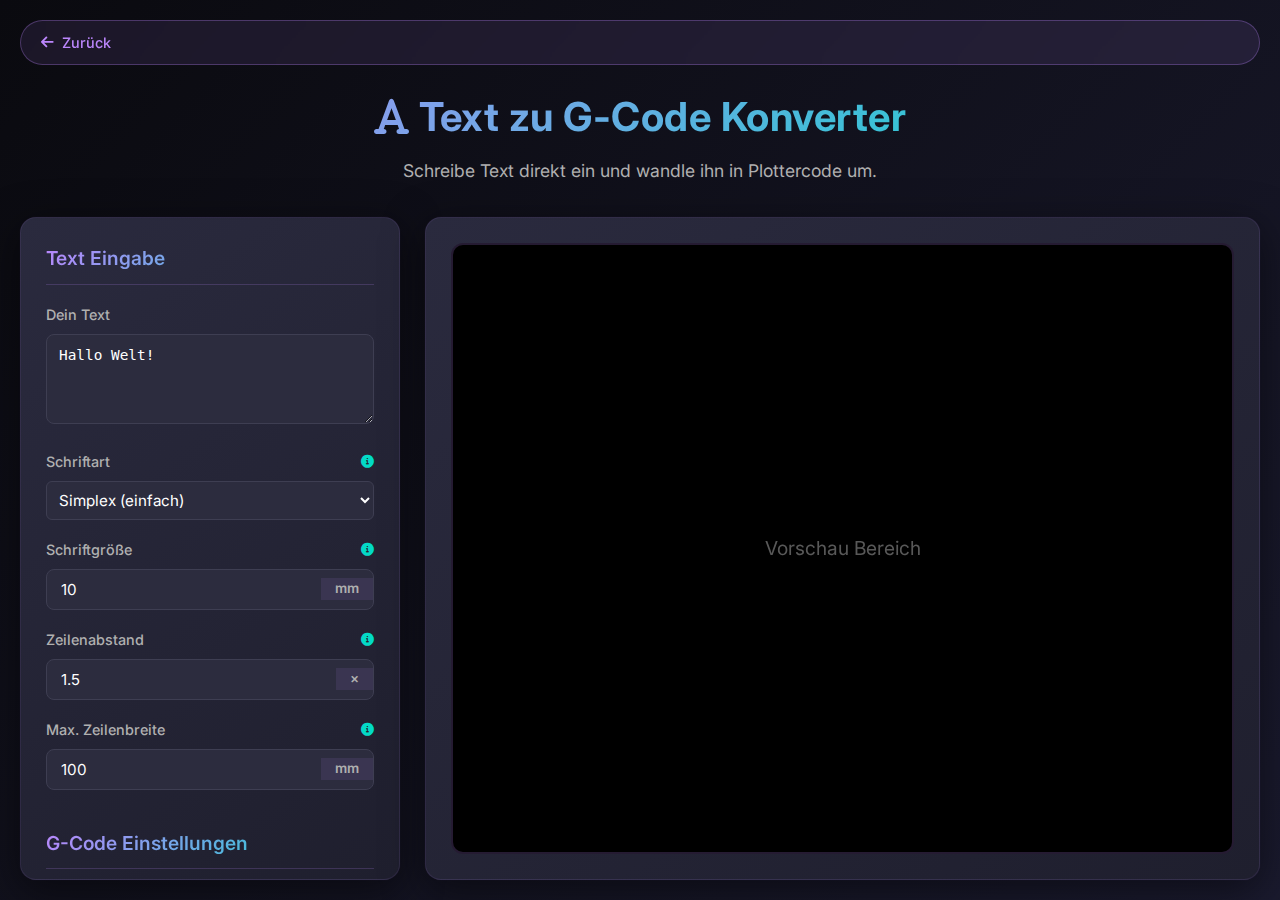
<file: text-to-gcode.html>
<!doctype html>
<html lang="de">
  <head>
    <meta charset="UTF-8" />
    <meta name="viewport" content="width=device-width, initial-scale=1.0" />

    <!-- SEO Meta Tags -->
    <title>
      Text zu G-Code Konverter | Beschriftungen für Stift-Plotter erstellen
    </title>
    <meta
      name="description"
      content="Schreibe Text direkt ein und wandle ihn in G-Code für Stift-Plotter um. Verschiedene Schriftarten und automatischer Zeilenumbruch. Ideal für Beschriftungen."
    />
    <meta
      name="keywords"
      content="Text zu G-Code, Text Plotter, G-Code Schrift, Beschriftung 3D-Drucker, Vektor Schrift, Plotter Text"
    />
    <meta name="robots" content="index, follow" />
    <link
      rel="canonical"
      href="https://plotter-tools.pages.dev/text-to-gcode.html"
    />

    <!-- Open Graph -->
    <meta property="og:type" content="website" />
    <meta
      property="og:url"
      content="https://plotter-tools.pages.dev/text-to-gcode.html"
    />
    <meta
      property="og:title"
      content="Text zu G-Code Konverter für Stift-Plotter"
    />
    <meta
      property="og:description"
      content="Erstelle Beschriftungen und handgeschriebene Texte mit deinem 3D-Drucker als Plotter."
    />

    <!-- Favicon -->
    <link rel="icon" type="image/svg+xml" href="favicon.svg" />
    <link rel="manifest" href="manifest.json" />

    <!-- Stylesheets -->
    <link rel="stylesheet" href="style.css" />
    <link rel="preconnect" href="https://fonts.googleapis.com" />
    <link rel="preconnect" href="https://fonts.gstatic.com" crossorigin />
    <link
      href="https://fonts.googleapis.com/css2?family=Inter:wght@300;400;500;600&display=swap"
      rel="stylesheet"
    />
    <link
      rel="stylesheet"
      href="https://cdnjs.cloudflare.com/ajax/libs/font-awesome/6.0.0/css/all.min.css"
    />

    <!-- Structured Data -->
    <script type="application/ld+json">
      {
        "@context": "https://schema.org",
        "@type": "SoftwareApplication",
        "name": "Text zu G-Code Konverter",
        "applicationCategory": "DesignApplication",
        "description": "Konvertiere Text in G-Code für Stift-Plotter mit verschiedenen Vektor-Schriftarten",
        "operatingSystem": "Any",
        "offers": {
          "@type": "Offer",
          "price": "0"
        }
      }
    </script>
  </head>
  <body>
    <div class="container">
      <a href="index.html" class="back-btn"
        ><i class="fas fa-arrow-left"></i> Zurück</a
      >
      <header>
        <h1><i class="fas fa-font"></i> Text zu G-Code Konverter</h1>
        <p>Schreibe Text direkt ein und wandle ihn in Plottercode um.</p>
      </header>

      <div class="main-content">
        <div class="controls-panel">
          <div class="settings-group">
            <h2>Text Eingabe</h2>

            <div class="setting-item full-width">
              <label>Dein Text</label>
              <textarea
                id="text-input"
                rows="4"
                placeholder="Gib hier deinen Text ein..."
              >
Hallo Welt!</textarea
              >
            </div>

            <div class="setting-item">
              <label>
                Schriftart
                <span
                  class="tooltip-icon"
                  data-tooltip="Verschiedene Vektor-Schriften für den Plotter."
                  ><i class="fas fa-info-circle"></i
                ></span>
              </label>
              <select
                id="font-select"
                style="
                  width: 100%;
                  padding: 8px;
                  background: var(--input-bg);
                  color: var(--text-primary);
                  border: 1px solid var(--input-border);
                  border-radius: 6px;
                "
              >
                <option value="simplex">Simplex (einfach)</option>
                <option value="complex">Complex (dekorativ)</option>
                <option value="script">Script (Schreibschrift)</option>
              </select>
            </div>

            <div class="setting-item">
              <label>
                Schriftgröße
                <span
                  class="tooltip-icon"
                  data-tooltip="Höhe der Buchstaben in Millimetern."
                  ><i class="fas fa-info-circle"></i
                ></span>
              </label>
              <div class="input-wrapper">
                <input
                  type="number"
                  id="font-size"
                  value="10"
                  step="1"
                  min="5"
                  max="100"
                />
                <span>mm</span>
              </div>
            </div>

            <div class="setting-item">
              <label>
                Zeilenabstand
                <span
                  class="tooltip-icon"
                  data-tooltip="Abstand zwischen den Zeilen (Multiplier der Schriftgröße)."
                  ><i class="fas fa-info-circle"></i
                ></span>
              </label>
              <div class="input-wrapper">
                <input
                  type="number"
                  id="line-spacing"
                  value="1.5"
                  step="0.1"
                  min="1"
                  max="3"
                />
                <span>×</span>
              </div>
            </div>

            <div class="setting-item">
              <label>
                Max. Zeilenbreite
                <span
                  class="tooltip-icon"
                  data-tooltip="Maximale Breite einer Zeile. Text wird automatisch umgebrochen."
                  ><i class="fas fa-info-circle"></i
                ></span>
              </label>
              <div class="input-wrapper">
                <input
                  type="number"
                  id="line-width"
                  value="100"
                  step="5"
                  min="50"
                  max="300"
                />
                <span>mm</span>
              </div>
            </div>
          </div>

          <div class="settings-group">
            <h2>G-Code Einstellungen</h2>

            <div class="setting-item">
              <label>
                Stift unten (Z)
                <span
                  class="tooltip-icon"
                  data-tooltip="Die Höhe der Z-Achse beim Schreiben."
                  ><i class="fas fa-info-circle"></i
                ></span>
              </label>
              <div class="input-wrapper">
                <input type="number" id="z-down" value="0.5" step="0.1" />
                <span>mm</span>
              </div>
            </div>

            <div class="setting-item">
              <label>
                Stift oben (Z)
                <span
                  class="tooltip-icon"
                  data-tooltip="Die Höhe der Z-Achse beim Bewegen ohne zu schreiben."
                  ><i class="fas fa-info-circle"></i
                ></span>
              </label>
              <div class="input-wrapper">
                <input type="number" id="z-up" value="5.0" step="0.1" />
                <span>mm</span>
              </div>
            </div>

            <div class="setting-item">
              <label>
                Schreib-Geschwindigkeit
                <span
                  class="tooltip-icon"
                  data-tooltip="Wie schnell sich der Drucker beim Schreiben bewegt."
                  ><i class="fas fa-info-circle"></i
                ></span>
              </label>
              <div class="input-wrapper">
                <input type="number" id="feed-rate" value="1500" step="100" />
                <span>mm/min</span>
              </div>
            </div>

            <div class="setting-item">
              <label>
                Reise-Geschwindigkeit
                <span
                  class="tooltip-icon"
                  data-tooltip="Wie schnell sich der Drucker bewegt, wenn er NICHT schreibt."
                  ><i class="fas fa-info-circle"></i
                ></span>
              </label>
              <div class="input-wrapper">
                <input type="number" id="travel-rate" value="3000" step="100" />
                <span>mm/min</span>
              </div>
            </div>

            <div class="setting-item">
              <label>
                X-Offset (Nozzle zu Stift)
                <span
                  class="tooltip-icon"
                  data-tooltip="Verschiebung auf der X-Achse vom Druckkopf zum Stift."
                  ><i class="fas fa-info-circle"></i
                ></span>
              </label>
              <div class="input-wrapper">
                <input type="number" id="x-offset" value="0" step="0.1" />
                <span>mm</span>
              </div>
            </div>

            <div class="setting-item">
              <label>
                Y-Offset (Nozzle zu Stift)
                <span
                  class="tooltip-icon"
                  data-tooltip="Verschiebung auf der Y-Achse vom Druckkopf zum Stift."
                  ><i class="fas fa-info-circle"></i
                ></span>
              </label>
              <div class="input-wrapper">
                <input type="number" id="y-offset" value="0" step="0.1" />
                <span>mm</span>
              </div>
            </div>
          </div>

          <div class="actions">
            <button id="generate-btn" class="primary-btn">
              <i class="fas fa-cogs"></i> G-Code Generieren
            </button>
            <button id="download-btn" class="secondary-btn" disabled>
              <i class="fas fa-download"></i> Herunterladen
            </button>
          </div>
        </div>

        <div class="preview-panel">
          <div class="canvas-container">
            <div
              id="loading-overlay"
              class="loading-overlay"
              style="display: none"
            >
              <div class="spinner"></div>
              <p>Vorschau generieren...</p>
            </div>
            <div id="placeholder-text">Vorschau Bereich</div>
            <canvas id="preview-canvas"></canvas>
          </div>
                <div class="stats" id="stats-display" style="display: none;">
                    <p><span class="dot write"></span> Schreiben</p>
                    <p><label style="display: flex; align-items: center; gap: 8px; cursor: pointer; color: var(--text-secondary);"><input type="checkbox" id="show-travel" checked style="width: auto;"> <span class="dot travel"></span> Reisewege (Rot)</label></p>
                </div>
        </div>
      </div>
    </div>

    <div id="tooltip" class="tooltip"></div>

    <script src="text-script.js"></script>
  </body>
</html>
</file>
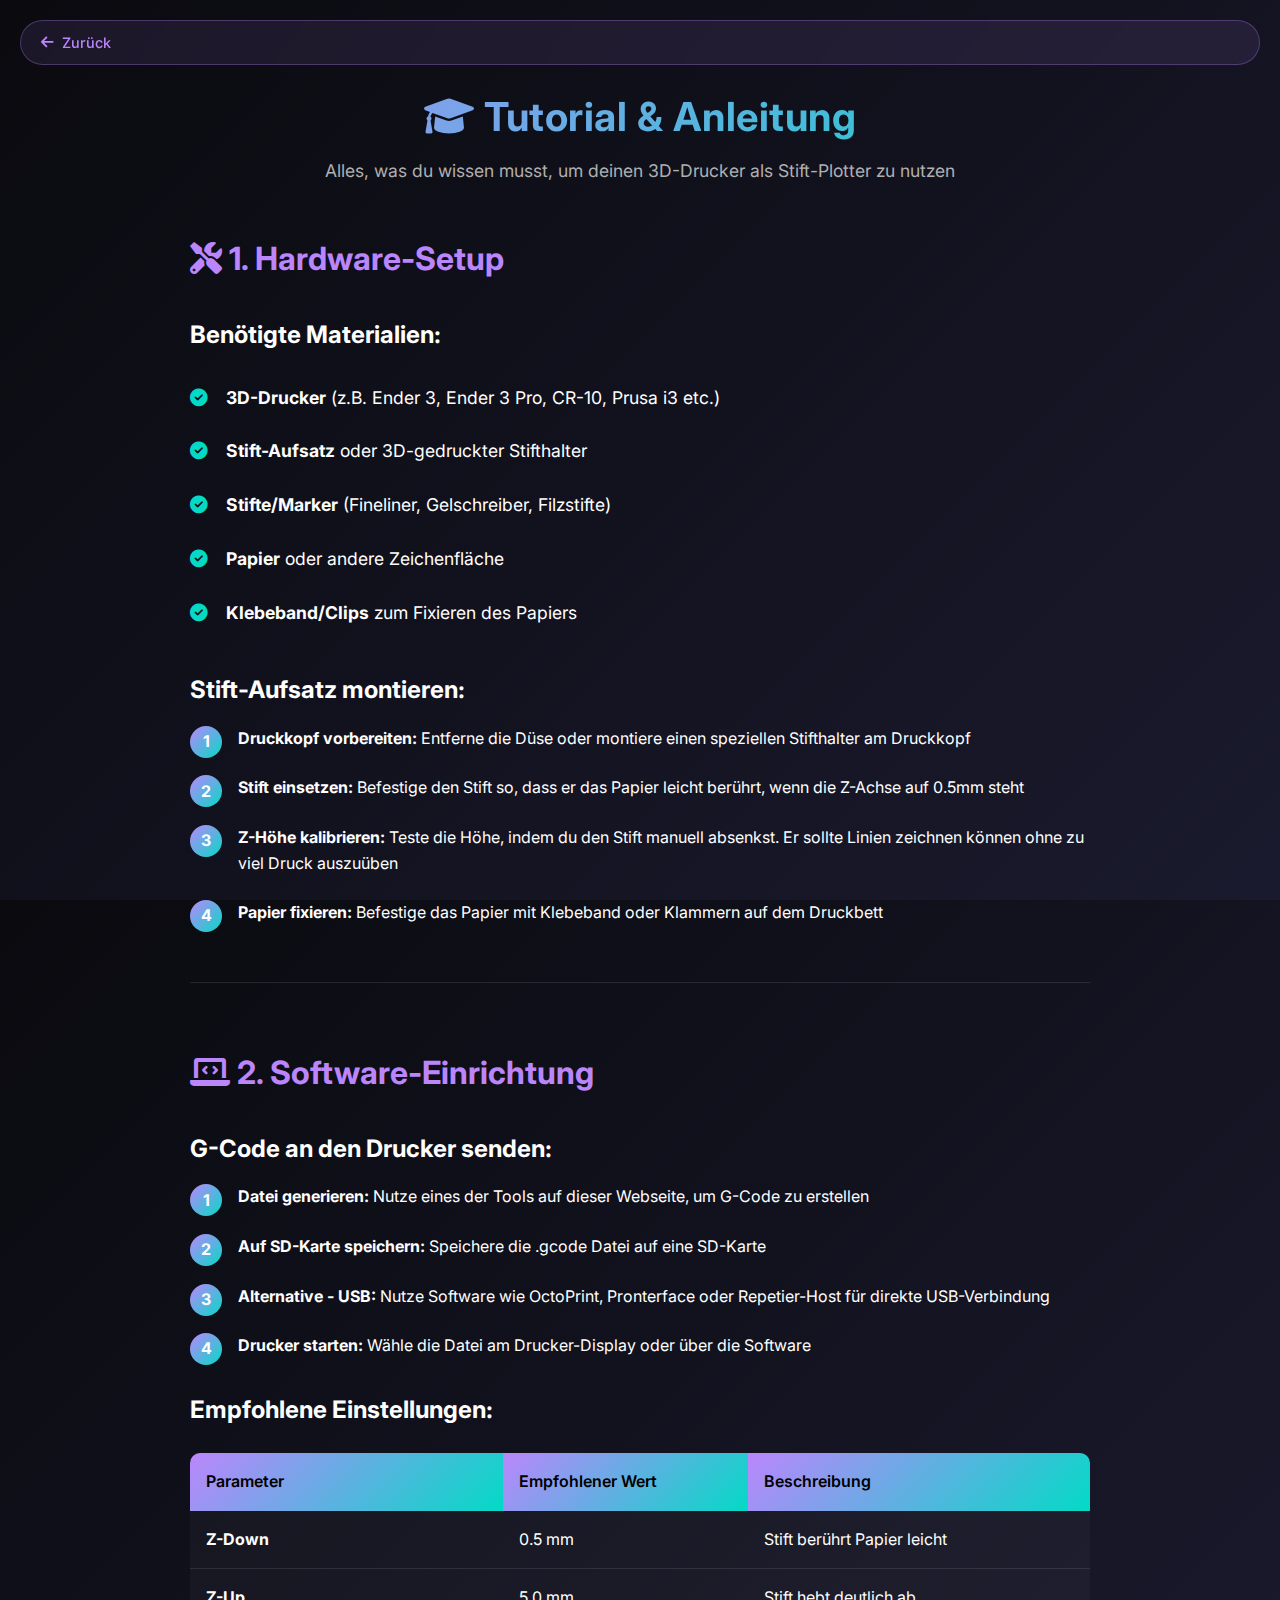
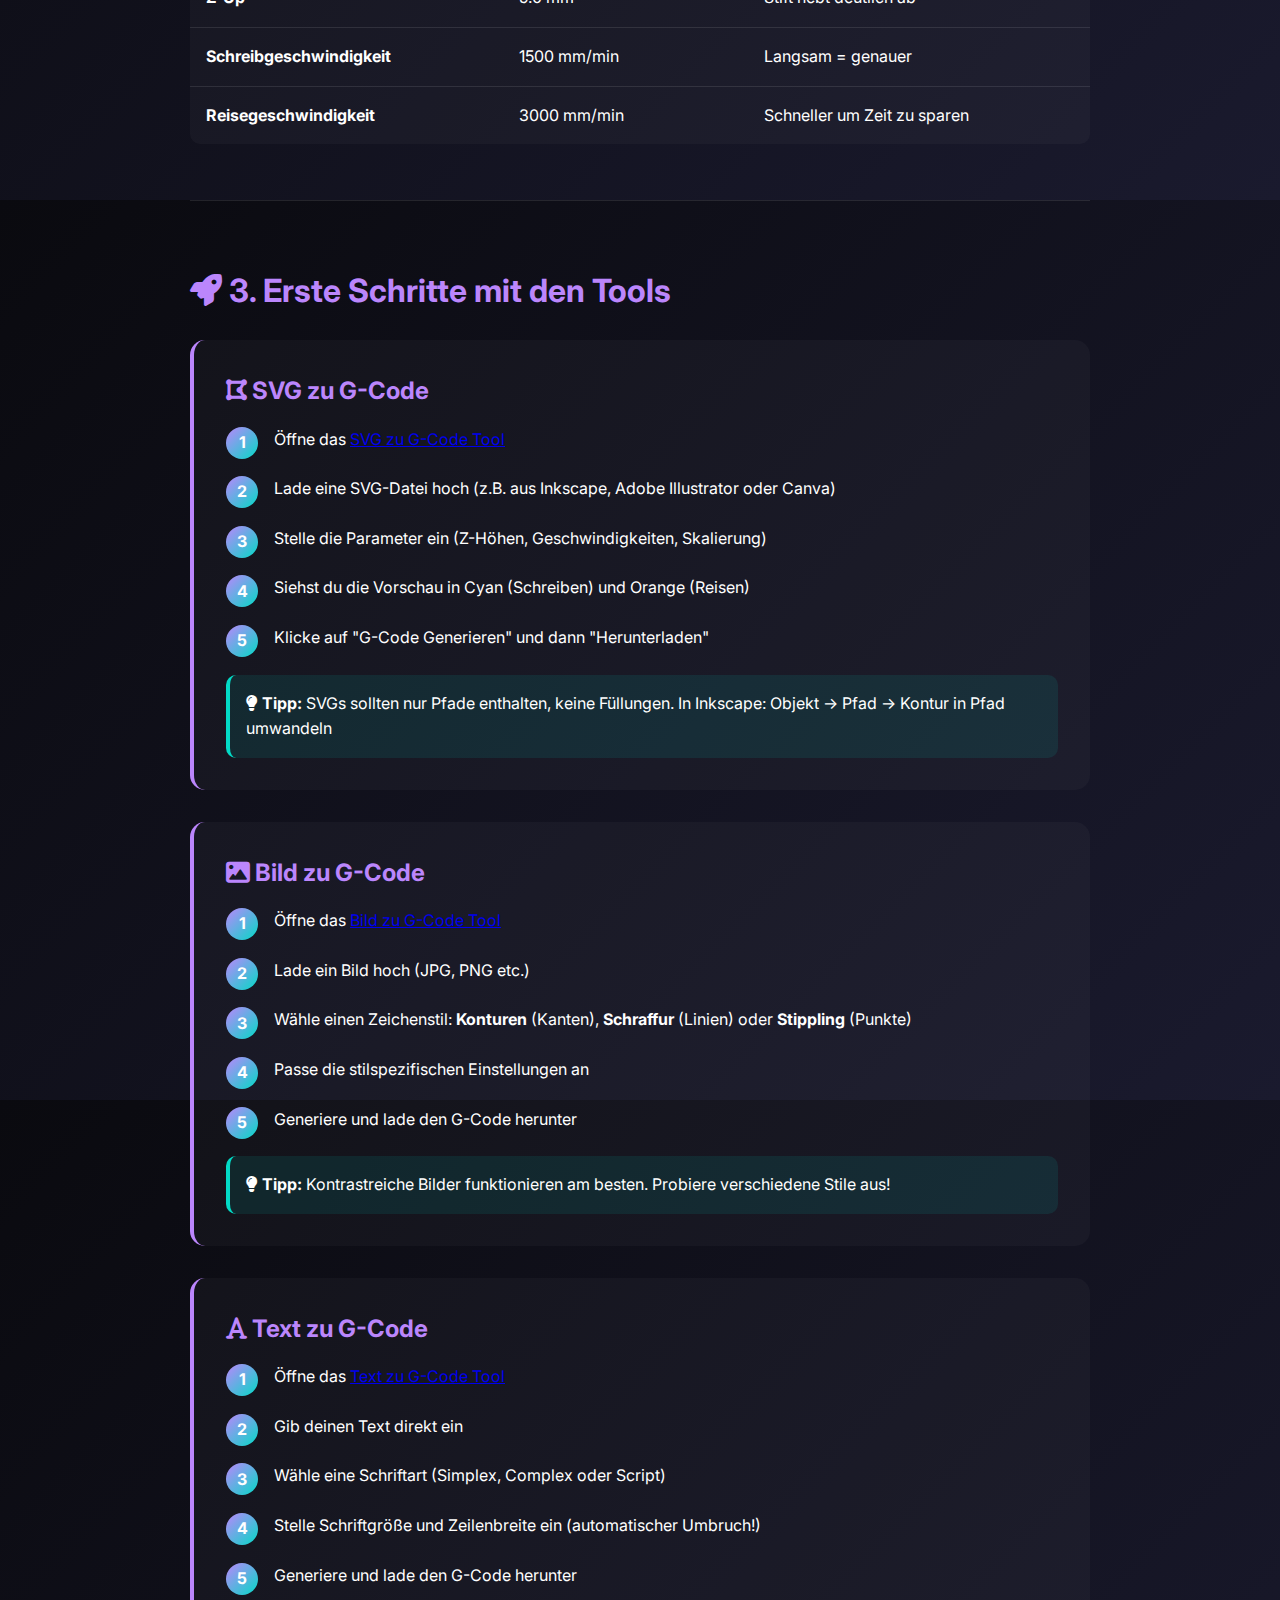
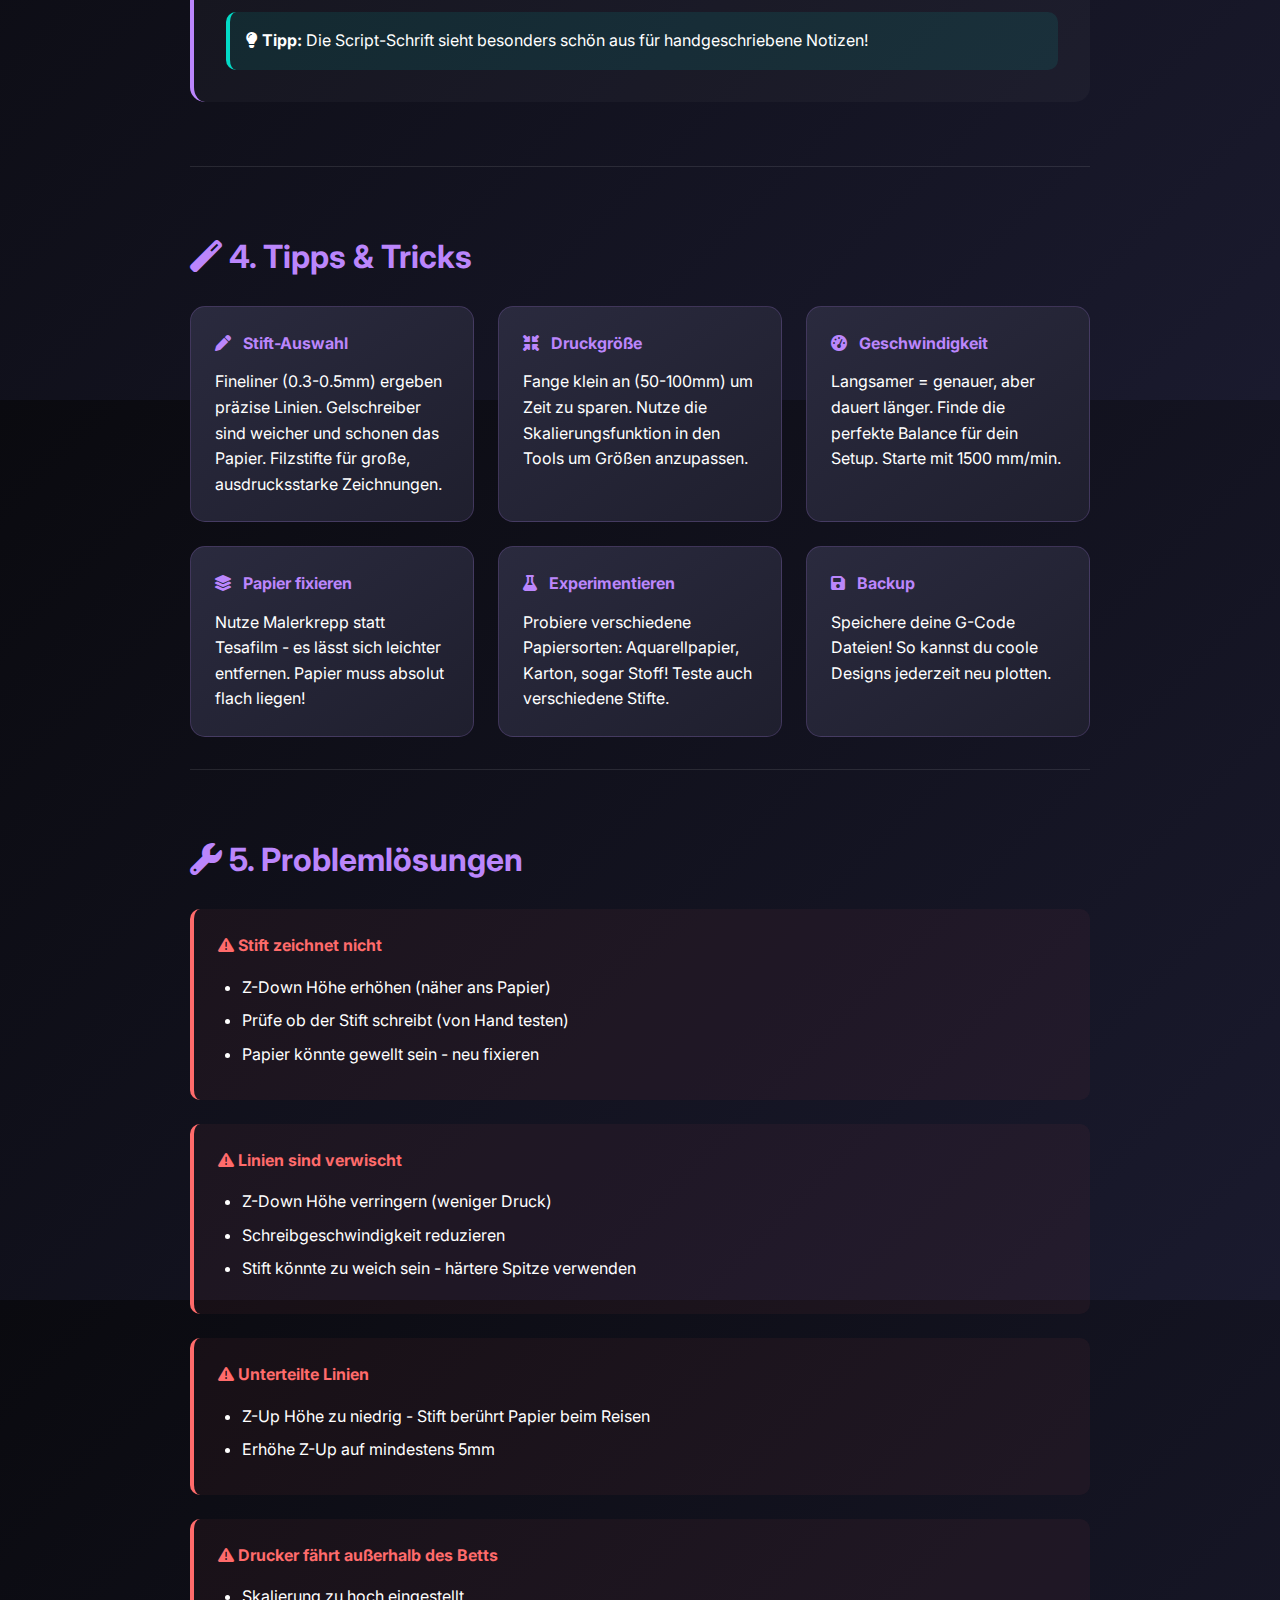
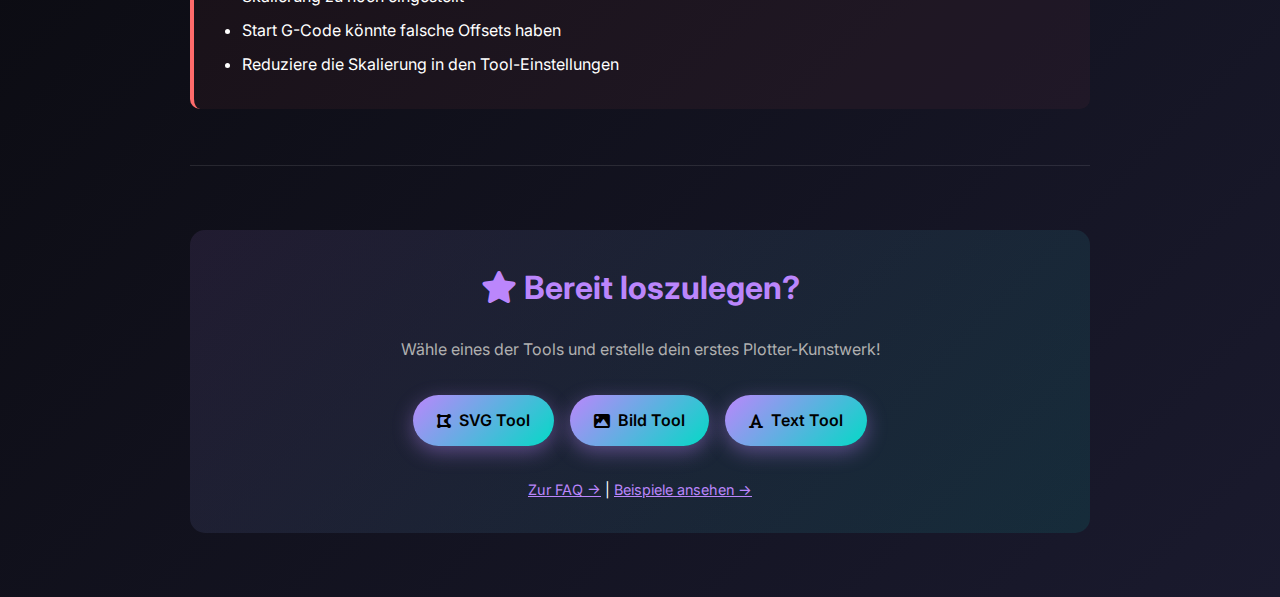
<file: tutorial.html>
<!DOCTYPE html>
<html lang="de">
<head>
    <meta charset="UTF-8">
    <meta name="viewport" content="width=device-width, initial-scale=1.0">
    
    <!-- SEO Meta Tags -->
    <title>Tutorial & Anleitung | Stift-Plotter G-Code Tools</title>
    <meta name="description" content="Komplette Anleitung für Stift-Plotter mit 3D-Drucker. Hardware-Setup, Software-Einrichtung und Schritt-für-Schritt Tutorials für G-Code Generierung.">
    <meta name="keywords" content="Stift-Plotter Tutorial, 3D-Drucker Plotter Anleitung, Ender 3 Plotter Setup, G-Code Tutorial, Stift-Aufsatz montieren">
    <meta name="robots" content="index, follow">
    <link rel="canonical" href="https://plotter-tools.pages.dev/tutorial.html">
    
    <!-- Favicon -->
    <link rel="icon" type="image/svg+xml" href="favicon.svg">
    <link rel="manifest" href="manifest.json">
    
    <!-- Stylesheets -->
    <link rel="stylesheet" href="style.css">
    <link rel="preconnect" href="https://fonts.googleapis.com">
    <link rel="preconnect" href="https://fonts.gstatic.com" crossorigin>
    <link href="https://fonts.googleapis.com/css2?family=Inter:wght@300;400;500;600;700&display=swap" rel="stylesheet">
    <link rel="stylesheet" href="https://cdnjs.cloudflare.com/ajax/libs/font-awesome/6.0.0/css/all.min.css">
</head>
<body>
    <div class="container">
        <a href="index.html" class="back-btn"><i class="fas fa-arrow-left"></i> Zurück</a>
        
        <header style="text-align: center; margin-bottom: 3rem;">
            <h1><i class="fas fa-graduation-cap"></i> Tutorial & Anleitung</h1>
            <p style="color: var(--text-secondary); font-size: 1.1rem;">Alles, was du wissen musst, um deinen 3D-Drucker als Stift-Plotter zu nutzen</p>
        </header>

        <div style="max-width: 900px; margin: 0 auto;">
            
            <!-- Hardware Setup Section -->
            <section class="tutorial-section">
                <h2><i class="fas fa-tools"></i> 1. Hardware-Setup</h2>
                
                <h3>Benötigte Materialien:</h3>
                <ul class="feature-list">
                    <li><i class="fas fa-check-circle"></i> <strong>3D-Drucker</strong> (z.B. Ender 3, Ender 3 Pro, CR-10, Prusa i3 etc.)</li>
                    <li><i class="fas fa-check-circle"></i> <strong>Stift-Aufsatz</strong> oder 3D-gedruckter Stifthalter</li>
                    <li><i class="fas fa-check-circle"></i> <strong>Stifte/Marker</strong> (Fineliner, Gelschreiber, Filzstifte)</li>
                    <li><i class="fas fa-check-circle"></i> <strong>Papier</strong> oder andere Zeichenfläche</li>
                    <li><i class="fas fa-check-circle"></i> <strong>Klebeband/Clips</strong> zum Fixieren des Papiers</li>
                </ul>

                <h3>Stift-Aufsatz montieren:</h3>
                <ol class="tutorial-steps">
                    <li><strong>Druckkopf vorbereiten:</strong> Entferne die Düse oder montiere einen speziellen Stifthalter am Druckkopf</li>
                    <li><strong>Stift einsetzen:</strong> Befestige den Stift so, dass er das Papier leicht berührt, wenn die Z-Achse auf 0.5mm steht</li>
                    <li><strong>Z-Höhe kalibrieren:</strong> Teste die Höhe, indem du den Stift manuell absenkst. Er sollte Linien zeichnen können ohne zu viel Druck auszuüben</li>
                    <li><strong>Papier fixieren:</strong> Befestige das Papier mit Klebeband oder Klammern auf dem Druckbett</li>
                </ol>
            </section>

            <!-- Software Setup Section -->
            <section class="tutorial-section">
                <h2><i class="fas fa-laptop-code"></i> 2. Software-Einrichtung</h2>
                
                <h3>G-Code an den Drucker senden:</h3>
                <ol class="tutorial-steps">
                    <li><strong>Datei generieren:</strong> Nutze eines der Tools auf dieser Webseite, um G-Code zu erstellen</li>
                    <li><strong>Auf SD-Karte speichern:</strong> Speichere die .gcode Datei auf eine SD-Karte</li>
                    <li><strong>Alternative - USB:</strong> Nutze Software wie OctoPrint, Pronterface oder Repetier-Host für direkte USB-Verbindung</li>
                    <li><strong>Drucker starten:</strong> Wähle die Datei am Drucker-Display oder über die Software</li>
                </ol>

                <h3>Empfohlene Einstellungen:</h3>
                <div class="settings-table">
                    <table>
                        <tr>
                            <th>Parameter</th>
                            <th>Empfohlener Wert</th>
                            <th>Beschreibung</th>
                        </tr>
                        <tr>
                            <td><strong>Z-Down</strong></td>
                            <td>0.5 mm</td>
                            <td>Stift berührt Papier leicht</td>
                        </tr>
                        <tr>
                            <td><strong>Z-Up</strong></td>
                            <td>5.0 mm</td>
                            <td>Stift hebt deutlich ab</td>
                        </tr>
                        <tr>
                            <td><strong>Schreibgeschwindigkeit</strong></td>
                            <td>1500 mm/min</td>
                            <td>Langsam = genauer</td>
                        </tr>
                        <tr>
                            <td><strong>Reisegeschwindigkeit</strong></td>
                            <td>3000 mm/min</td>
                            <td>Schneller um Zeit zu sparen</td>
                        </tr>
                    </table>
                </div>
            </section>

            <!-- Tool Tutorials Section -->
            <section class="tutorial-section">
                <h2><i class="fas fa-rocket"></i> 3. Erste Schritte mit den Tools</h2>
                
                <div class="tool-tutorial">
                    <h3><i class="fas fa-draw-polygon"></i> SVG zu G-Code</h3>
                    <ol class="tutorial-steps">
                        <li>Öffne das <a href="svg-to-gcode.html">SVG zu G-Code Tool</a></li>
                        <li>Lade eine SVG-Datei hoch (z.B. aus Inkscape, Adobe Illustrator oder Canva)</li>
                        <li>Stelle die Parameter ein (Z-Höhen, Geschwindigkeiten, Skalierung)</li>
                        <li>Siehst du die Vorschau in Cyan (Schreiben) und Orange (Reisen)</li>
                        <li>Klicke auf "G-Code Generieren" und dann "Herunterladen"</li>
                    </ol>
                    <p class="tip"><i class="fas fa-lightbulb"></i> <strong>Tipp:</strong> SVGs sollten nur Pfade enthalten, keine Füllungen. In Inkscape: Objekt → Pfad → Kontur in Pfad umwandeln</p>
                </div>

                <div class="tool-tutorial">
                    <h3><i class="fas fa-image"></i> Bild zu G-Code</h3>
                    <ol class="tutorial-steps">
                        <li>Öffne das <a href="image-to-gcode.html">Bild zu G-Code Tool</a></li>
                        <li>Lade ein Bild hoch (JPG, PNG etc.)</li>
                        <li>Wähle einen Zeichenstil: <strong>Konturen</strong> (Kanten), <strong>Schraffur</strong> (Linien) oder <strong>Stippling</strong> (Punkte)</li>
                        <li>Passe die stilspezifischen Einstellungen an</li>
                        <li>Generiere und lade den G-Code herunter</li>
                    </ol>
                    <p class="tip"><i class="fas fa-lightbulb"></i> <strong>Tipp:</strong> Kontrastreiche Bilder funktionieren am besten. Probiere verschiedene Stile aus!</p>
                </div>

                <div class="tool-tutorial">
                    <h3><i class="fas fa-font"></i> Text zu G-Code</h3>
                    <ol class="tutorial-steps">
                        <li>Öffne das <a href="text-to-gcode.html">Text zu G-Code Tool</a></li>
                        <li>Gib deinen Text direkt ein</li>
                        <li>Wähle eine Schriftart (Simplex, Complex oder Script)</li>
                        <li>Stelle Schriftgröße und Zeilenbreite ein (automatischer Umbruch!)</li>
                        <li>Generiere und lade den G-Code herunter</li>
                    </ol>
                    <p class="tip"><i class="fas fa-lightbulb"></i> <strong>Tipp:</strong> Die Script-Schrift sieht besonders schön aus für handgeschriebene Notizen!</p>
                </div>
            </section>

            <!-- Tips & Tricks Section -->
            <section class="tutorial-section">
                <h2><i class="fas fa-magic"></i> 4. Tipps & Tricks</h2>
                
                <div class="tips-grid">
                    <div class="tip-card">
                        <h4><i class="fas fa-pen"></i> Stift-Auswahl</h4>
                        <p>Fineliner (0.3-0.5mm) ergeben präzise Linien. Gelschreiber sind weicher und schonen das Papier. Filzstifte für große, ausdrucksstarke Zeichnungen.</p>
                    </div>
                    
                    <div class="tip-card">
                        <h4><i class="fas fa-compress-arrows-alt"></i> Druckgröße</h4>
                        <p>Fange klein an (50-100mm) um Zeit zu sparen. Nutze die Skalierungsfunktion in den Tools um Größen anzupassen.</p>
                    </div>
                    
                    <div class="tip-card">
                        <h4><i class="fas fa-tachometer-alt"></i> Geschwindigkeit</h4>
                        <p>Langsamer = genauer, aber dauert länger. Finde die perfekte Balance für dein Setup. Starte mit 1500 mm/min.</p>
                    </div>
                    
                    <div class="tip-card">
                        <h4><i class="fas fa-layer-group"></i> Papier fixieren</h4>
                        <p>Nutze Malerkrepp statt Tesafilm - es lässt sich leichter entfernen. Papier muss absolut flach liegen!</p>
                    </div>
                    
                    <div class="tip-card">
                        <h4><i class="fas fa-flask"></i> Experimentieren</h4>
                        <p>Probiere verschiedene Papiersorten: Aquarellpapier, Karton, sogar Stoff! Teste auch verschiedene Stifte.</p>
                    </div>
                    
                    <div class="tip-card">
                        <h4><i class="fas fa-save"></i> Backup</h4>
                        <p>Speichere deine G-Code Dateien! So kannst du coole Designs jederzeit neu plotten.</p>
                    </div>
                </div>
            </section>

            <!-- Troubleshooting Section -->
            <section class="tutorial-section">
                <h2><i class="fas fa-wrench"></i> 5. Problemlösungen</h2>
                
                <div class="troubleshooting">
                    <div class="problem">
                        <h4><i class="fas fa-exclamation-triangle"></i> Stift zeichnet nicht</h4>
                        <ul>
                            <li>Z-Down Höhe erhöhen (näher ans Papier)</li>
                            <li>Prüfe ob der Stift schreibt (von Hand testen)</li>
                            <li>Papier könnte gewellt sein - neu fixieren</li>
                        </ul>
                    </div>
                    
                    <div class="problem">
                        <h4><i class="fas fa-exclamation-triangle"></i> Linien sind verwischt</h4>
                        <ul>
                            <li>Z-Down Höhe verringern (weniger Druck)</li>
                            <li>Schreibgeschwindigkeit reduzieren</li>
                            <li>Stift könnte zu weich sein - härtere Spitze verwenden</li>
                        </ul>
                    </div>
                    
                    <div class="problem">
                        <h4><i class="fas fa-exclamation-triangle"></i> Unterteilte Linien</h4>
                        <ul>
                            <li>Z-Up Höhe zu niedrig - Stift berührt Papier beim Reisen</li>
                            <li>Erhöhe Z-Up auf mindestens 5mm</li>
                        </ul>
                    </div>
                    
                    <div class="problem">
                        <h4><i class="fas fa-exclamation-triangle"></i> Drucker fährt außerhalb des Betts</h4>
                        <ul>
                            <li>Skalierung zu hoch eingestellt</li>
                            <li>Start G-Code könnte falsche Offsets haben</li>
                            <li>Reduziere die Skalierung in den Tool-Einstellungen</li>
                        </ul>
                    </div>
                </div>
            </section>

            <!-- Next Steps -->
            <section class="tutorial-section" style="text-align: center; background: linear-gradient(135deg, rgba(187, 134, 252, 0.1) 0%, rgba(3, 218, 198, 0.1) 100%); padding: 2rem; border-radius: 15px;">
                <h2><i class="fas fa-star"></i> Bereit loszulegen?</h2>
                <p style="margin-bottom: 2rem; color: var(--text-secondary);">Wähle eines der Tools und erstelle dein erstes Plotter-Kunstwerk!</p>
                <div style="display: flex; gap: 1rem; justify-content: center; flex-wrap: wrap;">
                    <a href="svg-to-gcode.html" class="primary-btn"><i class="fas fa-draw-polygon"></i> SVG Tool</a>
                    <a href="image-to-gcode.html" class="primary-btn"><i class="fas fa-image"></i> Bild Tool</a>
                    <a href="text-to-gcode.html" class="primary-btn"><i class="fas fa-font"></i> Text Tool</a>
                </div>
                <p style="margin-top: 2rem; font-size: 0.9rem;">
                    <a href="faq.html" style="color: var(--primary-color);">Zur FAQ →</a> | 
                    <a href="examples.html" style="color: var(--primary-color);">Beispiele ansehen →</a>
                </p>
            </section>

        </div>
    </div>

    <style>
        .tutorial-section {
            margin-bottom: 4rem;
            padding-bottom: 2rem;
            border-bottom: 1px solid rgba(255, 255, 255, 0.1);
        }

        .tutorial-section:last-child {
            border-bottom: none;
        }

        .tutorial-section h2 {
            font-size: 2rem;
            margin-bottom: 1.5rem;
            color: var(--primary-color);
        }

        .tutorial-section h3 {
            font-size: 1.5rem;
            margin-top: 2rem;
            margin-bottom: 1rem;
        }

        .feature-list {
            list-style: none;
            padding: 0;
        }

        .feature-list li {
            padding: 0.8rem 0;
            font-size: 1.1rem;
        }

        .feature-list i {
            color: var(--secondary-color);
            margin-right: 0.8rem;
        }

        .tutorial-steps {
            counter-reset: step-counter;
            list-style: none;
            padding-left: 0;
        }

        .tutorial-steps li {
            counter-increment: step-counter;
            margin-bottom: 1.5rem;
            padding-left: 3rem;
            position: relative;
            line-height: 1.6;
        }

        .tutorial-steps li::before {
            content: counter(step-counter);
            position: absolute;
            left: 0;
            top: 0;
            width: 2rem;
            height: 2rem;
            background: linear-gradient(135deg, var(--primary-color), var(--secondary-color));
            border-radius: 50%;
            display: flex;
            align-items: center;
            justify-content: center;
            font-weight: 700;
            font-size: 1rem;
        }

        .settings-table {
            overflow-x: auto;
            margin: 1.5rem 0;
        }

        .settings-table table {
            width: 100%;
            border-collapse: collapse;
            background: rgba(255, 255, 255, 0.03);
            border-radius: 10px;
            overflow: hidden;
        }

        .settings-table th {
            background: linear-gradient(135deg, var(--primary-color), var(--secondary-color));
            color: #000;
            padding: 1rem;
            text-align: left;
            font-weight: 600;
        }

        .settings-table td {
            padding: 1rem;
            border-bottom: 1px solid rgba(255, 255, 255, 0.1);
        }

        .settings-table tr:last-child td {
            border-bottom: none;
        }

        .tool-tutorial {
            background: rgba(255, 255, 255, 0.03);
            padding: 2rem;
            border-radius: 15px;
            margin-bottom: 2rem;
            border-left: 4px solid var(--primary-color);
        }

        .tool-tutorial h3 {
            margin-top: 0;
            color: var(--primary-color);
        }

        .tip {
            background: rgba(3, 218, 198, 0.1);
            padding: 1rem;
            border-radius: 10px;
            border-left: 4px solid var(--secondary-color);
            margin-top: 1rem;
        }

        .tips-grid {
            display: grid;
            grid-template-columns: repeat(auto-fit, minmax(250px, 1fr));
            gap: 1.5rem;
            margin-top: 1.5rem;
        }

        .tip-card {
            background: linear-gradient(145deg, #2a2a3e 0%, #1f1f2e 100%);
            padding: 1.5rem;
            border-radius: 15px;
            border: 1px solid rgba(187, 134, 252, 0.2);
            transition: transform 0.3s ease, box-shadow 0.3s ease;
        }

        .tip-card:hover {
            transform: translateY(-5px);
            box-shadow: 0 10px 30px rgba(187, 134, 252, 0.3);
        }

        .tip-card h4 {
            color: var(--primary-color);
            margin-bottom: 0.8rem;
        }

        .tip-card i {
            margin-right: 0.5rem;
        }

        .troubleshooting .problem {
            background: rgba(255, 100, 100, 0.05);
            padding: 1.5rem;
            border-radius: 10px;
            margin-bottom: 1.5rem;
            border-left: 4px solid #ff6b6b;
        }

        .troubleshooting .problem h4 {
            color: #ff6b6b;
            margin-bottom: 1rem;
        }

        .troubleshooting .problem ul {
            margin: 0;
            padding-left: 1.5rem;
        }

        .troubleshooting .problem li {
            margin-bottom: 0.5rem;
            line-height: 1.6;
        }

        .primary-btn {
            display: inline-flex;
            align-items: center;
            gap: 0.5rem;
            padding: 0.8rem 1.5rem;
            background: linear-gradient(135deg, var(--primary-color), var(--secondary-color));
            color: #000;
            text-decoration: none;
            border-radius: 50px;
            font-weight: 600;
            transition: all 0.3s ease;
        }

        .primary-btn:hover {
            transform: scale(1.05);
            box-shadow: 0 6px 20px rgba(187, 134, 252, 0.5);
        }
    </style>
</body>
</html>
</file>
<file: style.css>
:root {
  --bg-color: #0a0a0f;
  --bg-gradient: linear-gradient(135deg, #0a0a0f 0%, #1a1a2e 100%);
  --surface-color: #1e1e2e;
  --surface-gradient: linear-gradient(145deg, #2a2a3e 0%, #1f1f2e 100%);
  --primary-color: #bb86fc;
  --primary-gradient: linear-gradient(135deg, #bb86fc 0%, #a370f7 100%);
  --secondary-color: #03dac6;
  --accent-gradient: linear-gradient(135deg, #bb86fc 0%, #03dac6 100%);
  --text-primary: #ffffff;
  --text-secondary: #b0b0b0;
  --error-color: #cf6679;
  --border-radius: 16px;
  --input-bg: #2c2c3e;
  --input-border: #3e3e52;
  --glow-primary: rgba(187, 134, 252, 0.4);
  --glow-secondary: rgba(3, 218, 198, 0.3);
}

* {
  box-sizing: border-box;
  margin: 0;
  padding: 0;
}

body {
  font-family: "Inter", sans-serif;
  background: var(--bg-gradient);
  color: var(--text-primary);
  line-height: 1.6;
  height: 100vh;
  display: flex;
  flex-direction: column;
}

.container {
  max-width: 1400px;
  margin: 0 auto;
  padding: 20px;
  width: 100%;
  height: 100%;
  display: flex;
  flex-direction: column;
}

/* Back Button */
.back-btn {
  display: inline-flex;
  align-items: center;
  gap: 8px;
  padding: 10px 20px;
  margin-bottom: 20px;
  background: rgba(187, 134, 252, 0.1);
  border: 1px solid rgba(187, 134, 252, 0.3);
  border-radius: 50px;
  color: var(--primary-color);
  text-decoration: none;
  font-size: 0.9rem;
  font-weight: 500;
  transition: all 0.3s ease;
  backdrop-filter: blur(10px);
}

.back-btn:hover {
  background: rgba(187, 134, 252, 0.2);
  border-color: var(--primary-color);
  transform: translateX(-5px);
  box-shadow: 0 0 20px var(--glow-primary);
}

/* Header */
header {
  margin-bottom: 2rem;
  text-align: center;
}

header h1 {
  font-weight: 700;
  font-size: 2.5rem;
  background: var(--accent-gradient);
  -webkit-background-clip: text;
  -webkit-text-fill-color: transparent;
  background-clip: text;
  margin-bottom: 0.5rem;
  letter-spacing: 0.5px;
}

header p {
  color: var(--text-secondary);
  font-size: 1.1rem;
}

.main-content {
  display: grid;
  grid-template-columns: 380px 1fr;
  gap: 25px;
  flex: 1;
  min-height: 0;
}

/* Controls Panel */
.controls-panel {
  background: var(--surface-gradient);
  padding: 25px;
  border-radius: var(--border-radius);
  display: flex;
  flex-direction: column;
  gap: 20px;
  overflow-y: auto;
  max-height: 100%;
  box-shadow:
    0 10px 40px rgba(0, 0, 0, 0.5),
    0 0 1px rgba(187, 134, 252, 0.2);
  border: 1px solid rgba(187, 134, 252, 0.1);
}

/* Upload Section */
.upload-section {
  border: 2px dashed rgba(187, 134, 252, 0.3);
  border-radius: var(--border-radius);
  padding: 40px 20px;
  text-align: center;
  cursor: pointer;
  transition: all 0.3s ease;
  background: rgba(187, 134, 252, 0.03);
  position: relative;
  overflow: hidden;
}

.upload-section::before {
  content: "";
  position: absolute;
  top: 0;
  left: 0;
  right: 0;
  bottom: 0;
  background: radial-gradient(
    circle at center,
    rgba(187, 134, 252, 0.1) 0%,
    transparent 70%
  );
  opacity: 0;
  transition: opacity 0.3s ease;
}

.upload-section:hover::before,
.upload-section.dragover::before {
  opacity: 1;
}

.upload-section:hover,
.upload-section.dragover {
  border-color: var(--primary-color);
  background: rgba(187, 134, 252, 0.1);
  box-shadow: 0 0 30px var(--glow-primary);
}

.upload-section i {
  font-size: 2.5rem;
  background: var(--accent-gradient);
  -webkit-background-clip: text;
  -webkit-text-fill-color: transparent;
  background-clip: text;
  margin-bottom: 10px;
  display: block;
}

/* Settings */
.settings-group h2 {
  font-size: 1.2rem;
  margin-bottom: 18px;
  background: var(--accent-gradient);
  -webkit-background-clip: text;
  -webkit-text-fill-color: transparent;
  background-clip: text;
  border-bottom: 1px solid rgba(187, 134, 252, 0.2);
  padding-bottom: 10px;
  font-weight: 600;
}

.setting-item {
  margin-bottom: 18px;
}

.setting-item.full-width {
  grid-column: 1 / -1;
}

.setting-item label {
  display: block;
  margin-bottom: 8px;
  color: var(--text-secondary);
  font-size: 0.9rem;
  display: flex;
  align-items: center;
  justify-content: space-between;
  font-weight: 500;
}

.tooltip-icon {
  color: var(--secondary-color);
  cursor: help;
  margin-left: 8px;
  font-size: 0.9em;
  transition: all 0.2s;
}

.tooltip-icon:hover {
  color: var(--primary-color);
  transform: scale(1.1);
}

.input-wrapper {
  display: flex;
  align-items: center;
  background: var(--input-bg);
  border: 1px solid var(--input-border);
  border-radius: 8px;
  overflow: hidden;
  transition: all 0.3s ease;
}

.input-wrapper:focus-within {
  border-color: var(--primary-color);
  box-shadow: 0 0 15px var(--glow-primary);
}

.input-wrapper input {
  background: transparent;
  border: none;
  color: var(--text-primary);
  padding: 10px 14px;
  width: 100%;
  font-family: inherit;
  font-size: 0.95rem;
}

.input-wrapper input:focus {
  outline: none;
}

.input-wrapper span {
  padding: 0 14px;
  color: var(--text-secondary);
  font-size: 0.85rem;
  background: rgba(187, 134, 252, 0.1);
  height: 100%;
  display: flex;
  align-items: center;
  font-weight: 600;
}

select {
  width: 100%;
  padding: 10px 14px;
  background: var(--input-bg);
  color: var(--text-primary);
  border: 1px solid var(--input-border);
  border-radius: 8px;
  font-family: inherit;
  font-size: 0.95rem;
  cursor: pointer;
  transition: all 0.3s ease;
}

select:focus {
  outline: none;
  border-color: var(--primary-color);
  box-shadow: 0 0 15px var(--glow-primary);
}

textarea {
  width: 100%;
  background: var(--input-bg);
  border: 1px solid var(--input-border);
  border-radius: 8px;
  color: var(--text-primary);
  padding: 12px;
  font-family: "Consolas", monospace;
  font-size: 0.9rem;
  resize: vertical;
  transition: all 0.3s ease;
  min-height: 80px;
}

textarea:focus {
  outline: none;
  border-color: var(--primary-color);
  box-shadow: 0 0 15px var(--glow-primary);
}

/* Advanced Settings */
.advanced-settings summary {
  cursor: pointer;
  color: var(--primary-color);
  font-weight: 600;
  margin-bottom: 15px;
  user-select: none;
  display: flex;
  align-items: center;
  transition: all 0.2s;
}

.advanced-settings summary:hover {
  color: var(--secondary-color);
}

/* Buttons */
.actions {
  margin-top: auto;
  display: flex;
  flex-direction: column;
  gap: 12px;
}

button {
  padding: 14px;
  border: none;
  border-radius: 50px;
  font-weight: 600;
  font-size: 1rem;
  cursor: pointer;
  transition: all 0.3s ease;
  font-family: inherit;
  display: flex;
  align-items: center;
  justify-content: center;
  gap: 10px;
  position: relative;
  overflow: hidden;
}

button::before {
  content: "";
  position: absolute;
  top: 50%;
  left: 50%;
  width: 0;
  height: 0;
  border-radius: 50%;
  background: rgba(255, 255, 255, 0.2);
  transform: translate(-50%, -50%);
  transition:
    width 0.6s,
    height 0.6s;
}

button:active::before {
  width: 300px;
  height: 300px;
}

button:disabled {
  opacity: 0.5;
  cursor: not-allowed;
}

.primary-btn {
  background: var(--primary-gradient);
  color: #000;
  box-shadow: 0 6px 20px var(--glow-primary);
  font-weight: 700;
}

.primary-btn:hover:not(:disabled) {
  background: linear-gradient(135deg, #a370f7 0%, #bb86fc 100%);
  transform: translateY(-2px);
  box-shadow: 0 8px 30px var(--glow-primary);
}

.secondary-btn {
  background: transparent;
  border: 2px solid var(--primary-color);
  color: var(--primary-color);
}

.secondary-btn:hover:not(:disabled) {
  background: rgba(187, 134, 252, 0.2);
  border-color: var(--secondary-color);
  color: var(--secondary-color);
  box-shadow: 0 0 20px var(--glow-primary);
}

/* Preview Panel */
.preview-panel {
  background: var(--surface-gradient);
  border-radius: var(--border-radius);
  padding: 25px;
  display: flex;
  flex-direction: column;
  position: relative;
  box-shadow:
    0 10px 40px rgba(0, 0, 0, 0.5),
    0 0 1px rgba(187, 134, 252, 0.2);
  border: 1px solid rgba(187, 134, 252, 0.1);
}

.canvas-container {
  flex: 1;
  display: flex;
  align-items: center;
  justify-content: center;
  background: #000;
  border-radius: 12px;
  overflow: hidden;
  position: relative;
  border: 2px solid rgba(187, 134, 252, 0.2);
  box-shadow: inset 0 0 30px rgba(0, 0, 0, 0.8);
}

#placeholder-text {
  position: absolute;
  color: var(--text-secondary);
  pointer-events: none;
  font-size: 1.2rem;
  opacity: 0.5;
}

canvas {
  max-width: 100%;
  max-height: 100%;
  cursor: grab;
}

canvas:active {
  cursor: grabbing;
}

.loading-overlay {
  position: absolute;
  top: 0;
  left: 0;
  right: 0;
  bottom: 0;
  background: rgba(10, 10, 15, 0.8);
  display: flex;
  flex-direction: column;
  align-items: center;
  justify-content: center;
  z-index: 10;
  backdrop-filter: blur(4px);
  color: var(--primary-color);
  font-weight: 600;
}

.spinner {
  width: 40px;
  height: 40px;
  border: 4px solid rgba(187, 134, 252, 0.2);
  border-left-color: var(--primary-color);
  border-radius: 50%;
  animation: spin 1s linear infinite;
  margin-bottom: 15px;
}

@keyframes spin {
  0% {
    transform: rotate(0deg);
  }
  100% {
    transform: rotate(360deg);
  }
}

.stats {
  display: flex;
  gap: 25px;
  margin-top: 20px;
  justify-content: center;
  font-size: 0.95rem;
  color: var(--text-secondary);
  font-weight: 500;
}

.stats p {
  display: flex;
  align-items: center;
}

.dot {
  display: inline-block;
  width: 12px;
  height: 12px;
  border-radius: 50%;
  margin-right: 8px;
  box-shadow: 0 0 10px currentColor;
}

.dot.write {
  background-color: var(--secondary-color);
  color: var(--secondary-color);
}

.dot.travel {
  background-color: var(--error-color);
  color: var(--error-color);
}

/* Custom Tooltip */
.tooltip {
  position: absolute;
  background: linear-gradient(135deg, #2a2a3e 0%, #1f1f2e 100%);
  color: #fff;
  padding: 10px 16px;
  border-radius: 8px;
  font-size: 0.85rem;
  pointer-events: none;
  opacity: 0;
  transition: opacity 0.3s ease;
  box-shadow: 0 8px 25px rgba(0, 0, 0, 0.7);
  z-index: 1000;
  max-width: 280px;
  border: 1px solid rgba(187, 134, 252, 0.3);
  backdrop-filter: blur(10px);
}

/* Scrollbar Styling */
.controls-panel::-webkit-scrollbar {
  width: 8px;
}

.controls-panel::-webkit-scrollbar-track {
  background: rgba(0, 0, 0, 0.2);
  border-radius: 10px;
}

.controls-panel::-webkit-scrollbar-thumb {
  background: var(--primary-gradient);
  border-radius: 10px;
}

.controls-panel::-webkit-scrollbar-thumb:hover {
  background: linear-gradient(135deg, #a370f7 0%, #bb86fc 100%);
}

@media (max-width: 768px) {
  .main-content {
    grid-template-columns: 1fr;
  }

  .container {
    padding: 10px;
  }

  header h1 {
    font-size: 2rem;
  }
}
</file>
